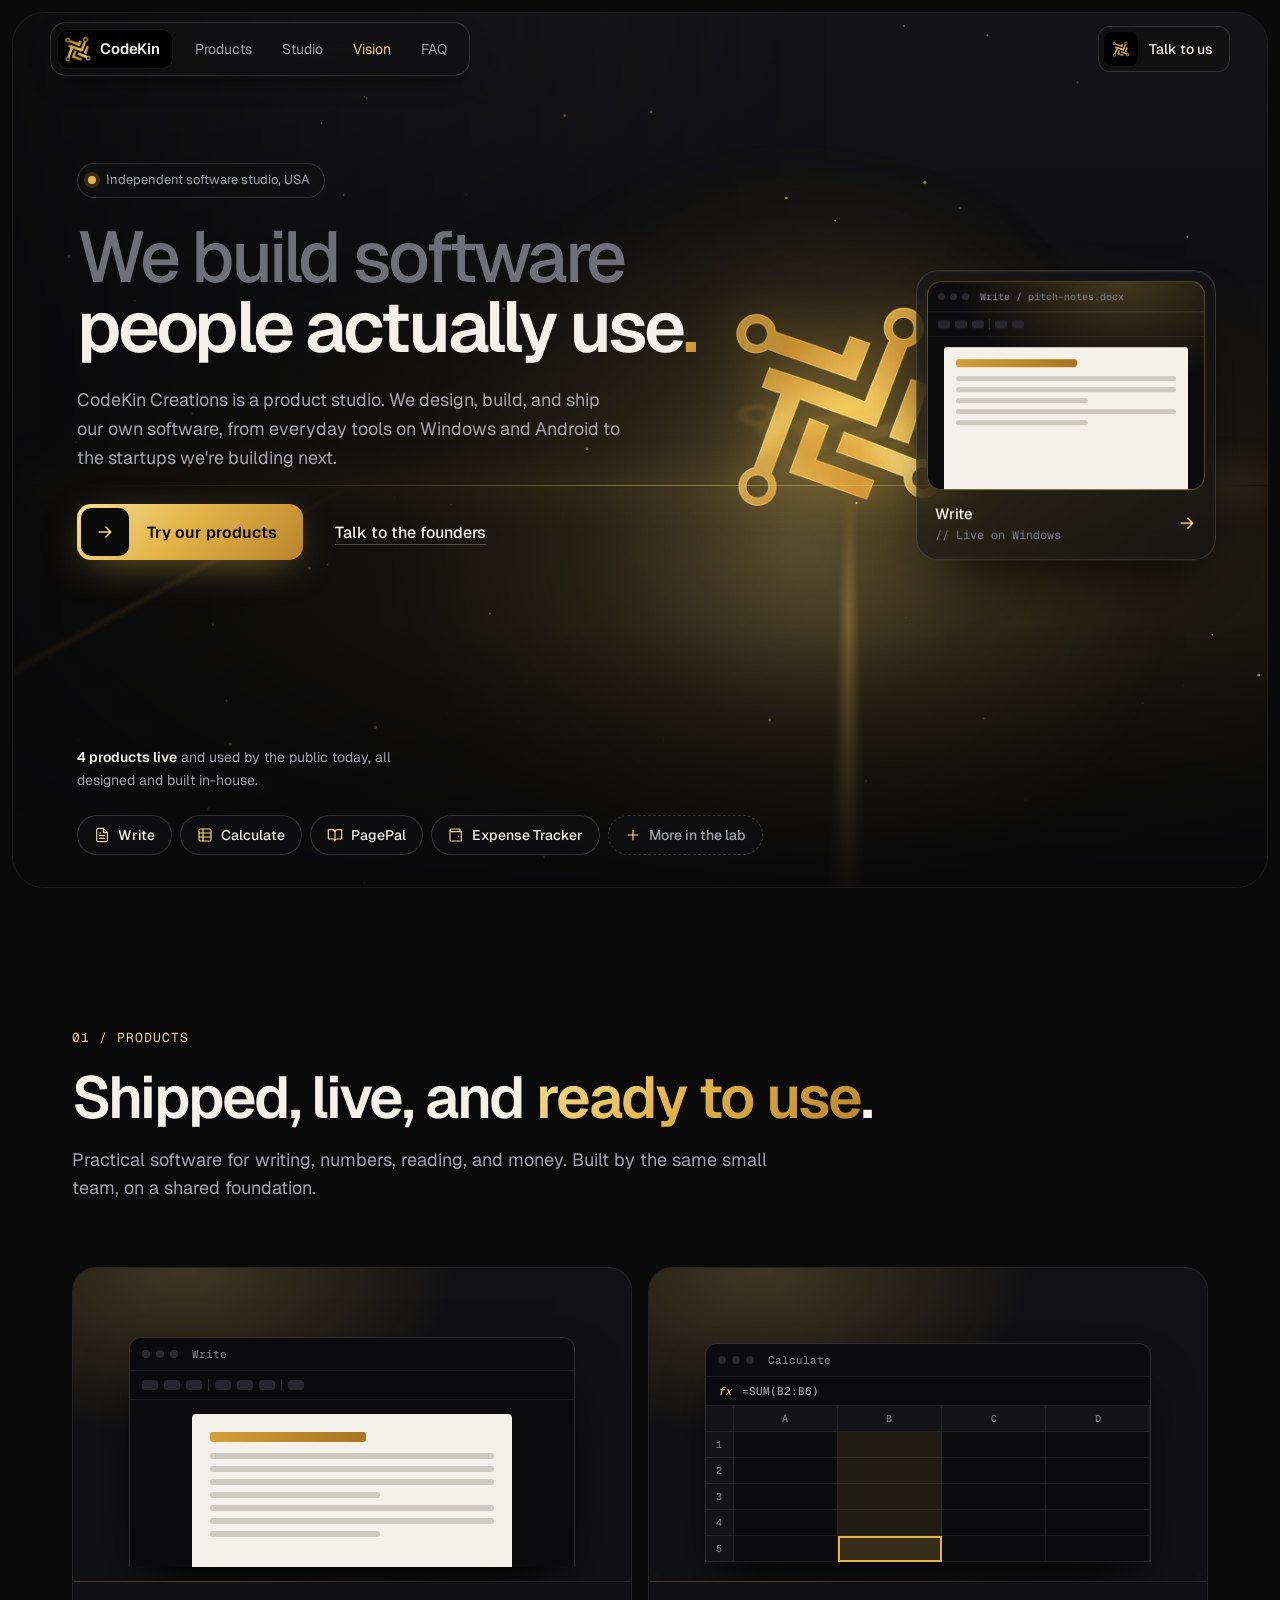
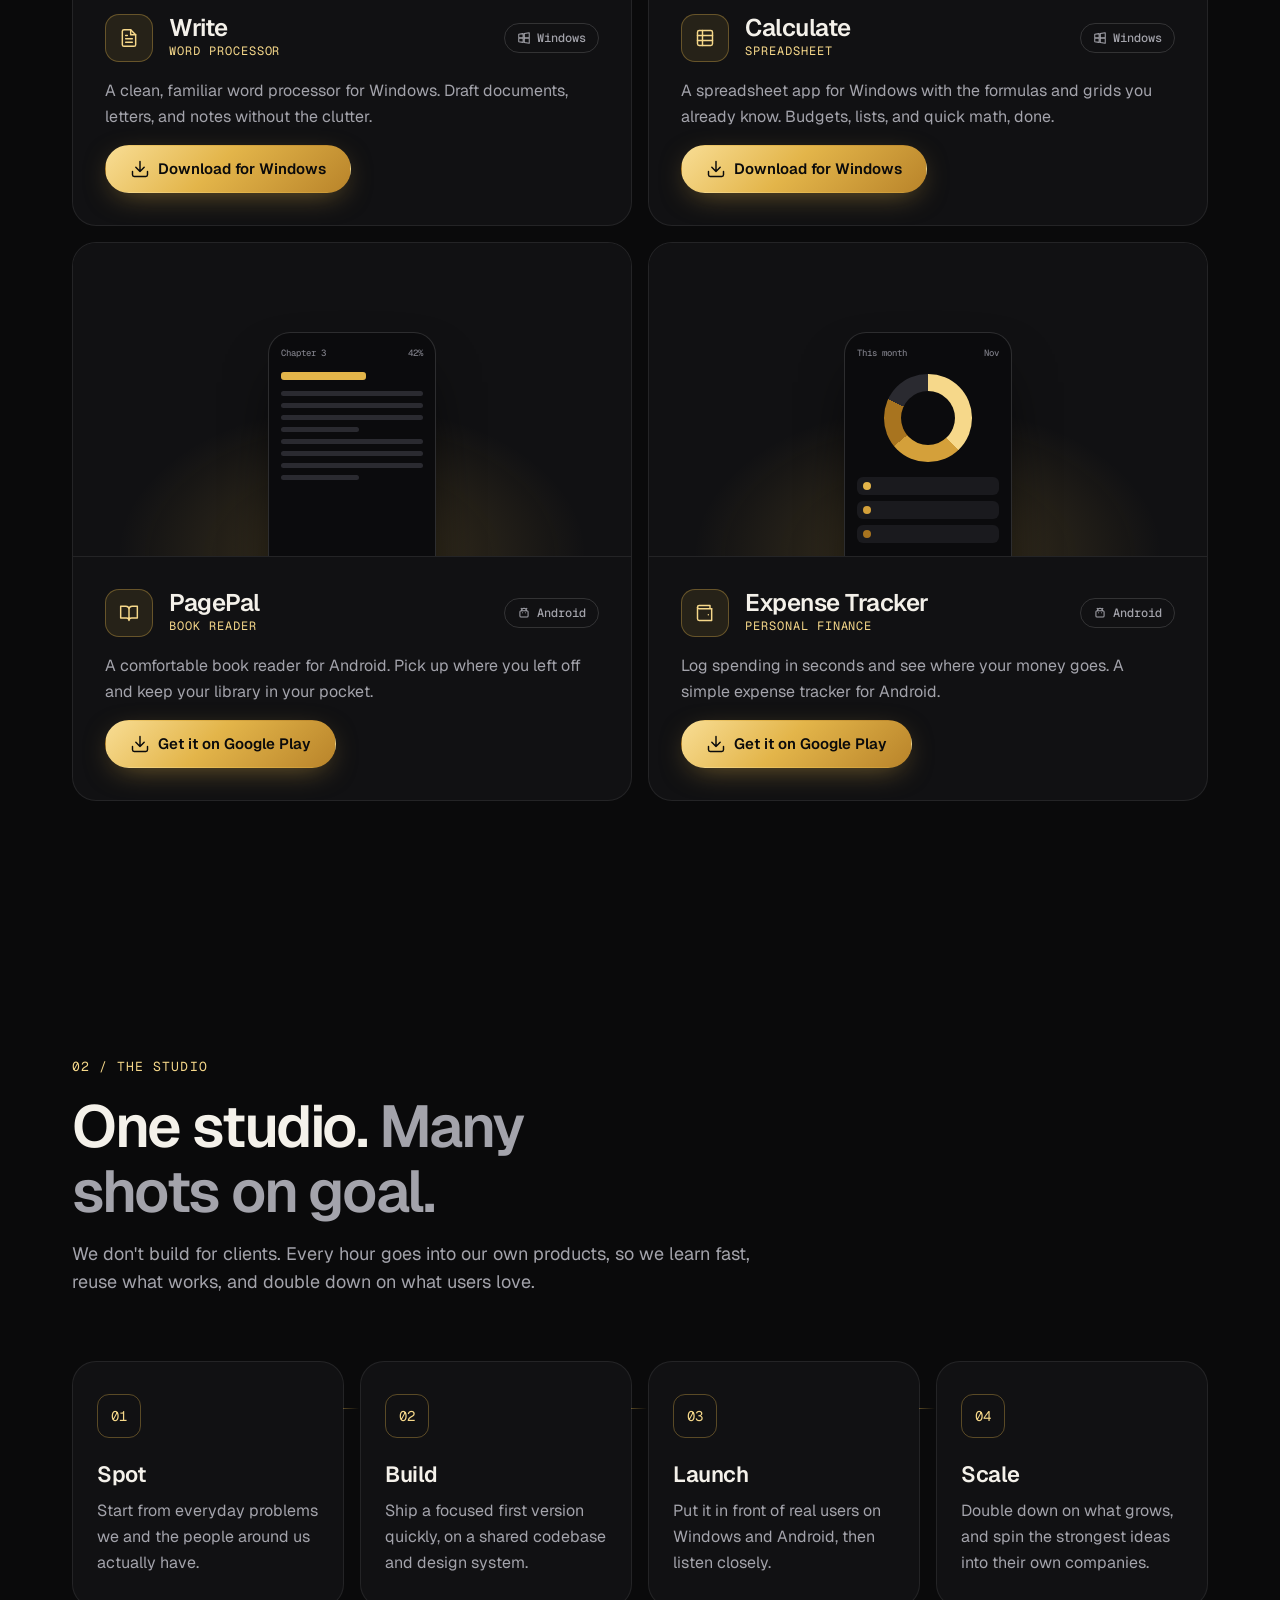
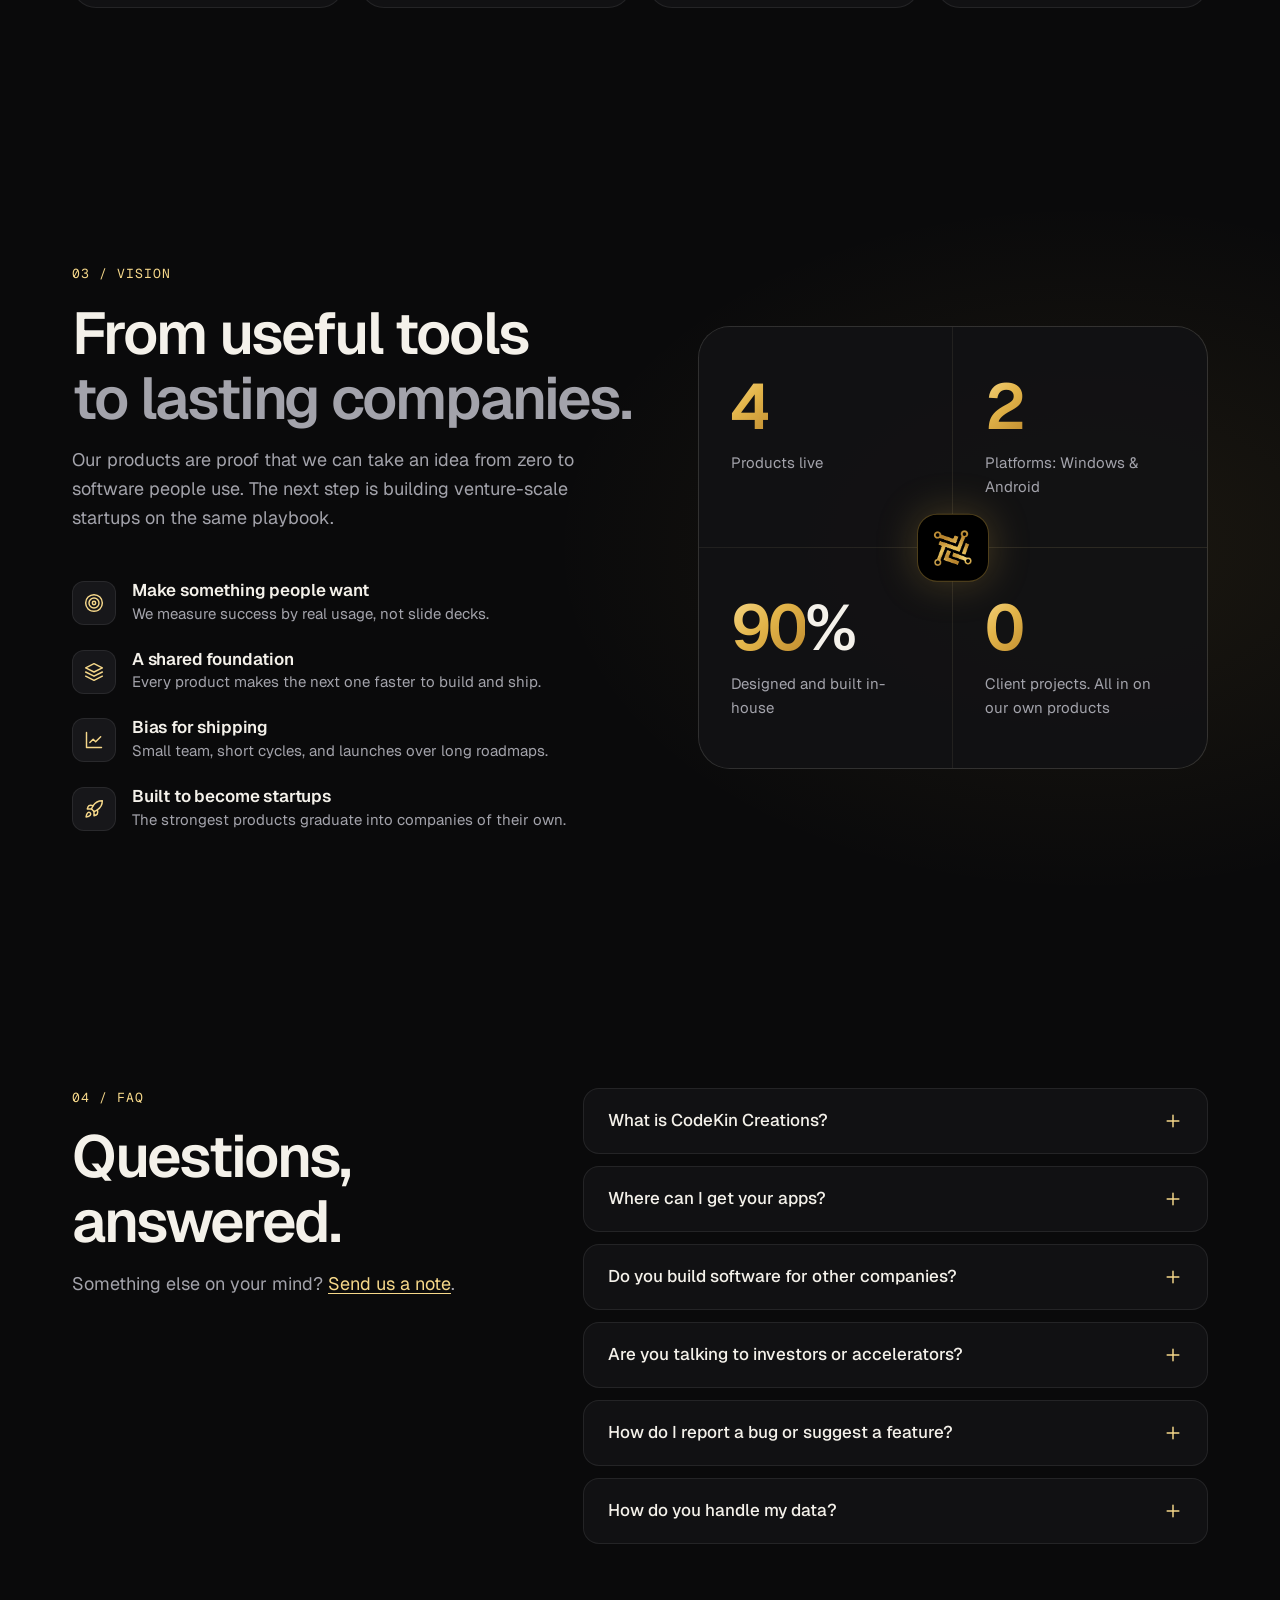
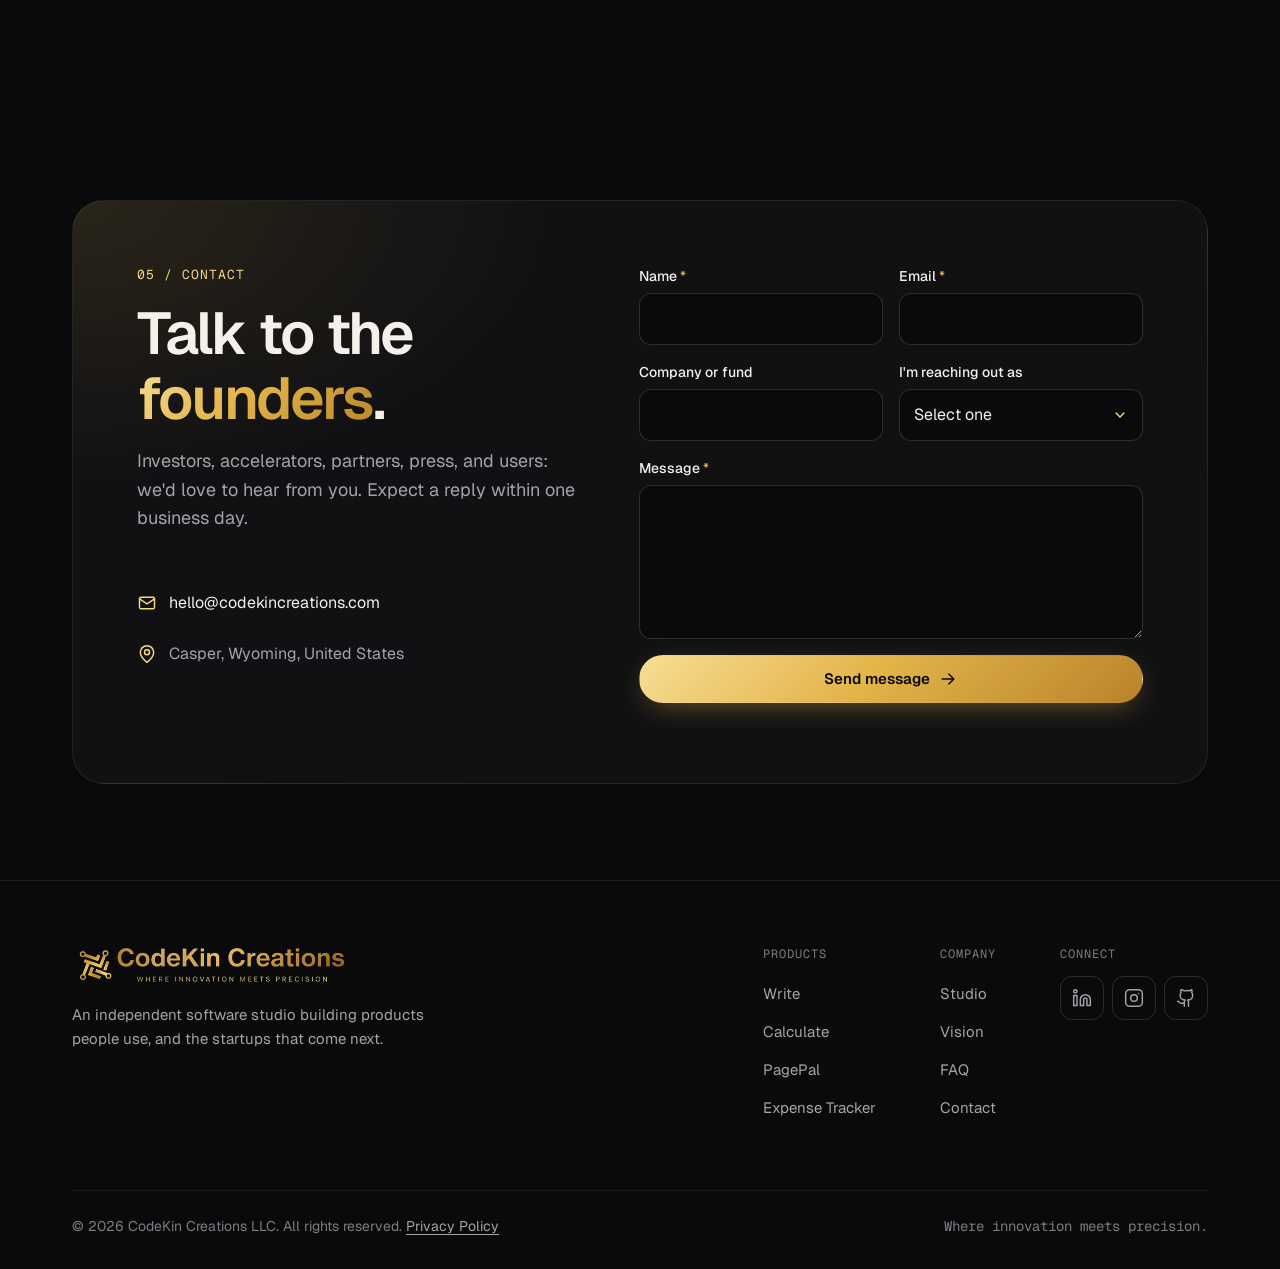
<file: docs/index.html>
<!doctype html>
<html lang="en">
<head>
  <meta charset="utf-8">
  <meta name="viewport" content="width=device-width, initial-scale=1">
  <title>CodeKin Creations | Software Studio Building Products People Use</title>
  <meta name="description" content="CodeKin Creations is a U.S. software studio that designs, builds, and ships its own products: Write, Calculate, PagePal, and Expense Tracker, with more on the way.">
  <meta name="theme-color" content="#0a0a0b">
  <link rel="icon" type="image/png" href="assets/img/mark.png">
  <meta property="og:title" content="CodeKin Creations | Software Studio">
  <meta property="og:description" content="We build our own software. Write, Calculate, PagePal, and Expense Tracker are live today, and we're building the companies that come next.">
  <meta property="og:image" content="https://codekincreations.com/assets/img/og.jpg">
  <meta property="og:url" content="https://codekincreations.com/">
  <meta property="og:type" content="website">
  <meta name="twitter:card" content="summary_large_image">
  <link rel="canonical" href="https://codekincreations.com/">

  <link rel="preconnect" href="https://fonts.googleapis.com">
  <link rel="preconnect" href="https://fonts.gstatic.com" crossorigin>
  <link href="https://fonts.googleapis.com/css2?family=Geist:wght@300..700&family=Geist+Mono:wght@400;500&display=swap" rel="stylesheet">
  <link rel="stylesheet" href="assets/css/styles.css?v=4">
  <script>document.documentElement.classList.add('js');</script>
</head>
<body>
  <a class="skip-link" href="#main">Skip to content</a>

  <!-- SVG icon sprite (Lucide-style, 24px, 1.75 stroke) -->
  <svg width="0" height="0" style="position:absolute" aria-hidden="true">
    <defs>
      <symbol id="i-arrow-right" viewBox="0 0 24 24"><path d="M5 12h14M13 6l6 6-6 6"/></symbol>
      <symbol id="i-arrow-up-right" viewBox="0 0 24 24"><path d="M7 17 17 7M8 7h9v9"/></symbol>
      <symbol id="i-download" viewBox="0 0 24 24"><path d="M21 15v4a2 2 0 0 1-2 2H5a2 2 0 0 1-2-2v-4M7 10l5 5 5-5M12 15V3"/></symbol>
      <symbol id="i-file" viewBox="0 0 24 24"><path d="M14 2H6a2 2 0 0 0-2 2v16a2 2 0 0 0 2 2h12a2 2 0 0 0 2-2V8z"/><path d="M14 2v6h6M16 13H8M16 17H8M10 9H8"/></symbol>
      <symbol id="i-table" viewBox="0 0 24 24"><rect x="3" y="3" width="18" height="18" rx="2"/><path d="M3 9h18M3 15h18M9 3v18"/></symbol>
      <symbol id="i-book" viewBox="0 0 24 24"><path d="M2 4h6a4 4 0 0 1 4 4v13a3 3 0 0 0-3-3H2zM22 4h-6a4 4 0 0 0-4 4v13a3 3 0 0 1 3-3h7z"/></symbol>
      <symbol id="i-wallet" viewBox="0 0 24 24"><path d="M20 7H5a2 2 0 0 1 0-4h13v4"/><path d="M3 5v14a2 2 0 0 0 2 2h15V7"/><path d="M16 14h.01"/></symbol>
      <symbol id="i-target" viewBox="0 0 24 24"><circle cx="12" cy="12" r="10"/><circle cx="12" cy="12" r="6"/><circle cx="12" cy="12" r="2"/></symbol>
      <symbol id="i-rocket" viewBox="0 0 24 24"><path d="M4.5 16.5c-1.5 1.3-2 5-2 5s3.7-.5 5-2c.7-.8.7-2.1-.1-2.9a2.2 2.2 0 0 0-2.9-.1z"/><path d="m12 15-3-3a22 22 0 0 1 2-4A12.9 12.9 0 0 1 22 2c0 2.7-.8 7.5-6 11a22.4 22.4 0 0 1-4 2z"/><path d="M9 12H4s.6-3 2-4c1.6-1.1 5 0 5 0M12 15v5s3-.6 4-2c1.1-1.6 0-5 0-5"/></symbol>
      <symbol id="i-chart" viewBox="0 0 24 24"><path d="M3 3v18h18"/><path d="m7 15 4-4 3 3 6-6"/></symbol>
      <symbol id="i-layers" viewBox="0 0 24 24"><path d="m12 2 10 5-10 5L2 7z"/><path d="m2 17 10 5 10-5M2 12l10 5 10-5"/></symbol>
      <symbol id="i-plus" viewBox="0 0 24 24"><path d="M12 5v14M5 12h14"/></symbol>
      <symbol id="i-menu" viewBox="0 0 24 24"><path d="M4 8h16M4 16h16"/></symbol>
      <symbol id="i-x" viewBox="0 0 24 24"><path d="M18 6 6 18M6 6l12 12"/></symbol>
      <symbol id="i-mail" viewBox="0 0 24 24"><rect x="3" y="5" width="18" height="14" rx="2"/><path d="m3 7 9 6 9-6"/></symbol>
      <symbol id="i-pin" viewBox="0 0 24 24"><path d="M20 10c0 6-8 12-8 12s-8-6-8-12a8 8 0 0 1 16 0z"/><circle cx="12" cy="10" r="3"/></symbol>
      <symbol id="i-windows" viewBox="0 0 24 24"><path d="M3 5.5 10.5 4.5v7H3zM12.5 4.2 21 3v8.5h-8.5zM3 12.5h7.5v7L3 18.5zM12.5 12.5H21V21l-8.5-1.2z"/></symbol>
      <symbol id="i-android" viewBox="0 0 24 24"><rect x="5" y="8" width="14" height="11" rx="2"/><path d="M8 8a4 4 0 0 1 8 0M7 4l1.5 2.5M17 4l-1.5 2.5M9.5 11.5h.01M14.5 11.5h.01"/></symbol>
      <symbol id="i-linkedin" viewBox="0 0 24 24"><path d="M16 8a6 6 0 0 1 6 6v7h-4v-7a2 2 0 0 0-4 0v7h-4v-7a6 6 0 0 1 6-6zM2 9h4v12H2z"/><circle cx="4" cy="4" r="2"/></symbol>
      <symbol id="i-instagram" viewBox="0 0 24 24"><rect x="2" y="2" width="20" height="20" rx="5"/><circle cx="12" cy="12" r="4"/><path d="M17.5 6.5h.01"/></symbol>
      <symbol id="i-github" viewBox="0 0 24 24"><path d="M15 22v-4a4.8 4.8 0 0 0-1-3.5c3 0 6-2 6-5.5.1-1.3-.3-2.5-1-3.5.3-1.2.3-2.4 0-3.5 0 0-1 0-3 1.5a10.6 10.6 0 0 0-6 0C7 2 6 2 6 2c-.3 1.1-.3 2.3 0 3.5A5.4 5.4 0 0 0 5 9c0 3.5 3 5.5 6 5.5-.4.5-.7 1-.8 1.6-.2.6-.3 1.2-.2 1.9v4M9 18c-4.5 2-5-2-7-2"/></symbol>
    </defs>
  </svg>

  <!-- ============ HEADER ============ -->
  <header class="site-header" data-header>
    <nav class="nav-pill" aria-label="Primary">
      <a href="#top" class="nav-logo" aria-label="CodeKin Creations, back to top">
        <img src="assets/img/mark.png" alt="" width="34" height="32">
        <span class="nav-logo-text">CodeKin</span>
      </a>
      <ul class="nav-links" id="nav-links">
        <li><a href="#products">Products</a></li>
        <li><a href="#studio">Studio</a></li>
        <li><a href="#vision">Vision</a></li>
        <li><a href="#faq">FAQ</a></li>
      </ul>
    </nav>
    <div class="header-actions">
      <a href="#contact" class="btn-chip">
        <span class="btn-chip-icon" aria-hidden="true"><img src="assets/img/mark.png" alt="" width="18" height="17"></span>
        <span>Talk to us</span>
      </a>
      <button class="nav-toggle" type="button" aria-expanded="false" aria-controls="mobile-menu" aria-label="Open menu" data-nav-toggle>
        <svg class="icon" aria-hidden="true"><use href="#i-menu"/></svg>
      </button>
    </div>
  </header>

  <div class="mobile-menu" id="mobile-menu" hidden data-mobile-menu>
    <ul>
      <li><a href="#products">Products</a></li>
      <li><a href="#studio">Studio</a></li>
      <li><a href="#vision">Vision</a></li>
      <li><a href="#faq">FAQ</a></li>
      <li><a href="#contact" class="btn btn-gold">Talk to us</a></li>
    </ul>
  </div>

  <main id="main">
    <!-- ============ HERO ============ -->
    <section class="hero" id="top" aria-labelledby="hero-title">
      <div class="hero-frame">
        <div class="hero-stage" aria-hidden="true">
          <div class="stage-sky"></div>
          <div class="stage-sun"></div>
          <div class="stage-floor"><div class="stage-grid"></div></div>
          <div class="stage-horizon"></div>
          <div class="stage-monolith">
            <img class="monolith-mark" src="assets/img/mark.png" alt="" width="250" height="230">
            <img class="monolith-reflect" src="assets/img/mark.png" alt="" width="250" height="230">
          </div>
          <canvas class="stage-dust" data-dust></canvas>
          <div class="stage-vignette"></div>
        </div>

        <div class="hero-content">
          <p class="eyebrow"><span class="dot" aria-hidden="true"></span> Independent software studio, USA</p>
          <h1 id="hero-title" class="hero-title">
            <span class="hero-title-muted">We build software</span>
            <span class="hero-title-strong">people actually use<span class="gold-text">.</span></span>
          </h1>
          <p class="hero-sub">CodeKin Creations is a product studio. We design, build, and ship our own software, from everyday tools on Windows and Android to the startups we're building next.</p>
          <div class="hero-ctas">
            <a href="#products" class="btn-split">
              <span class="btn-split-icon" aria-hidden="true"><svg class="icon"><use href="#i-arrow-right"/></svg></span>
              <span class="btn-split-label">Try our products</span>
            </a>
            <a href="#contact" class="btn-ghost">Talk to the founders</a>
          </div>
        </div>

        <!-- Floating product card (reference: "Digital Brain" card) -->
        <a href="#product-write" class="hero-card">
          <div class="hero-card-media" aria-hidden="true">
            <div class="mini-ui">
              <div class="mini-ui-bar"><i></i><i></i><i></i><span>Write / pitch-notes.docx</span></div>
              <div class="mini-doc">
                <div class="mini-doc-tools"><b></b><b></b><b></b><span></span><b></b><b></b></div>
                <div class="mini-doc-page">
                  <span class="mini-doc-h"></span>
                  <span></span><span></span><span class="short"></span>
                  <span></span><span class="short"></span>
                </div>
              </div>
            </div>
          </div>
          <div class="hero-card-meta">
            <div>
              <p class="hero-card-title">Write</p>
              <p class="mono hero-card-sub">// Live on Windows</p>
            </div>
            <svg class="icon" aria-hidden="true"><use href="#i-arrow-right"/></svg>
          </div>
        </a>

        <div class="hero-foot">
          <p class="hero-proof"><strong>4 products live</strong> and used by the public today, all designed and built in-house.</p>
          <ul class="product-strip" aria-label="Our products">
            <li><svg class="icon" aria-hidden="true"><use href="#i-file"/></svg>Write</li>
            <li><svg class="icon" aria-hidden="true"><use href="#i-table"/></svg>Calculate</li>
            <li><svg class="icon" aria-hidden="true"><use href="#i-book"/></svg>PagePal</li>
            <li><svg class="icon" aria-hidden="true"><use href="#i-wallet"/></svg>Expense Tracker</li>
            <li class="product-strip-next"><svg class="icon" aria-hidden="true"><use href="#i-plus"/></svg>More in the lab</li>
          </ul>
        </div>
      </div>
    </section>

    <!-- ============ PRODUCTS ============ -->
    <section class="section" id="products" aria-labelledby="products-title">
      <div class="container">
        <div class="section-head section-head-row reveal">
          <div>
            <p class="kicker mono">01 / Products</p>
            <h2 id="products-title">Shipped, live, and <span class="gold-text">ready to use</span>.</h2>
            <p class="lead">Practical software for writing, numbers, reading, and money. Built by the same small team, on a shared foundation.</p>
          </div>
        </div>

        <div class="products">
          <article class="product reveal" id="product-write">
            <div class="product-media pm-write" aria-hidden="true">
              <div class="pm-window">
                <div class="pm-titlebar"><i></i><i></i><i></i><span>Write</span></div>
                <div class="pm-toolbar"><b></b><b></b><b></b><em></em><b></b><b></b><b></b><em></em><b></b></div>
                <div class="pm-page">
                  <span class="pm-h"></span>
                  <span></span><span></span><span></span><span class="short"></span>
                  <span></span><span></span><span class="short"></span>
                </div>
              </div>
            </div>
            <div class="product-body">
              <div class="product-top">
                <span class="product-icon" aria-hidden="true"><svg class="icon"><use href="#i-file"/></svg></span>
                <div>
                  <h3>Write</h3>
                  <p class="mono product-cat">Word processor</p>
                </div>
                <span class="platform"><svg class="icon" aria-hidden="true"><use href="#i-windows"/></svg>Windows</span>
              </div>
              <p>A clean, familiar word processor for Windows. Draft documents, letters, and notes without the clutter.</p>
              <a href="https://github.com/CODEKINCREATIONS/write-releases/releases/latest" target="_blank" rel="noopener noreferrer" aria-label="Download Write for Windows (opens in new tab)" class="btn btn-gold" data-download>
                <svg class="icon" aria-hidden="true"><use href="#i-download"/></svg>Download for Windows
              </a>
            </div>
          </article>

          <article class="product reveal" id="product-calculate">
            <div class="product-media pm-calc" aria-hidden="true">
              <div class="pm-window">
                <div class="pm-titlebar"><i></i><i></i><i></i><span>Calculate</span></div>
                <div class="pm-formula"><b>fx</b><span>=SUM(B2:B6)</span></div>
                <div class="pm-grid">
                  <span class="h"></span><span class="h">A</span><span class="h">B</span><span class="h">C</span><span class="h">D</span>
                  <span class="h">1</span><span></span><span class="sel"></span><span></span><span></span>
                  <span class="h">2</span><span></span><span class="sel"></span><span></span><span></span>
                  <span class="h">3</span><span></span><span class="sel"></span><span></span><span></span>
                  <span class="h">4</span><span></span><span class="sel"></span><span></span><span></span>
                  <span class="h">5</span><span></span><span class="sel active"></span><span></span><span></span>
                </div>
              </div>
            </div>
            <div class="product-body">
              <div class="product-top">
                <span class="product-icon" aria-hidden="true"><svg class="icon"><use href="#i-table"/></svg></span>
                <div>
                  <h3>Calculate</h3>
                  <p class="mono product-cat">Spreadsheet</p>
                </div>
                <span class="platform"><svg class="icon" aria-hidden="true"><use href="#i-windows"/></svg>Windows</span>
              </div>
              <p>A spreadsheet app for Windows with the formulas and grids you already know. Budgets, lists, and quick math, done.</p>
              <a href="https://github.com/CODEKINCREATIONS/calculate-releases/releases/latest" target="_blank" rel="noopener noreferrer" aria-label="Download Calculate for Windows (opens in new tab)" class="btn btn-gold" data-download>
                <svg class="icon" aria-hidden="true"><use href="#i-download"/></svg>Download for Windows
              </a>
            </div>
          </article>

          <article class="product reveal" id="product-pagepal">
            <div class="product-media pm-reader" aria-hidden="true">
              <div class="pm-phone">
                <div class="pm-phone-top"><span>Chapter 3</span><span>42%</span></div>
                <span class="pm-h"></span>
                <span></span><span></span><span></span><span class="short"></span>
                <span></span><span></span><span></span><span class="short"></span>
                <div class="pm-progress"><i></i></div>
              </div>
            </div>
            <div class="product-body">
              <div class="product-top">
                <span class="product-icon" aria-hidden="true"><svg class="icon"><use href="#i-book"/></svg></span>
                <div>
                  <h3>PagePal</h3>
                  <p class="mono product-cat">Book reader</p>
                </div>
                <span class="platform"><svg class="icon" aria-hidden="true"><use href="#i-android"/></svg>Android</span>
              </div>
              <p>A comfortable book reader for Android. Pick up where you left off and keep your library in your pocket.</p>
              <a href="https://play.google.com/store/apps/details?id=com.cck.pagepal" target="_blank" rel="noopener noreferrer" aria-label="Get PagePal on Google Play (opens in new tab)" class="btn btn-gold" data-download>
                <svg class="icon" aria-hidden="true"><use href="#i-download"/></svg>Get it on Google Play
              </a>
            </div>
          </article>

          <article class="product reveal" id="product-expense">
            <div class="product-media pm-expense" aria-hidden="true">
              <div class="pm-phone">
                <div class="pm-phone-top"><span>This month</span><span>Nov</span></div>
                <div class="pm-donut"><i></i></div>
                <div class="pm-rows"><span><i></i></span><span><i></i></span><span><i></i></span></div>
              </div>
            </div>
            <div class="product-body">
              <div class="product-top">
                <span class="product-icon" aria-hidden="true"><svg class="icon"><use href="#i-wallet"/></svg></span>
                <div>
                  <h3>Expense Tracker</h3>
                  <p class="mono product-cat">Personal finance</p>
                </div>
                <span class="platform"><svg class="icon" aria-hidden="true"><use href="#i-android"/></svg>Android</span>
              </div>
              <p>Log spending in seconds and see where your money goes. A simple expense tracker for Android.</p>
              <a href="https://play.google.com/store/apps/details?id=com.cck.expensetracker" target="_blank" rel="noopener noreferrer" aria-label="Get Expense Tracker on Google Play (opens in new tab)" class="btn btn-gold" data-download>
                <svg class="icon" aria-hidden="true"><use href="#i-download"/></svg>Get it on Google Play
              </a>
            </div>
          </article>
        </div>
      </div>
    </section>

    <!-- ============ STUDIO MODEL ============ -->
    <section class="section" id="studio" aria-labelledby="studio-title">
      <div class="container">
        <div class="section-head reveal">
          <p class="kicker mono">02 / The Studio</p>
          <h2 id="studio-title">One studio. <span class="muted-text">Many shots on goal.</span></h2>
          <p class="lead">We don't build for clients. Every hour goes into our own products, so we learn fast, reuse what works, and double down on what users love.</p>
        </div>
        <ol class="steps">
          <li class="step reveal">
            <span class="step-num mono">01</span>
            <h3>Spot</h3>
            <p>Start from everyday problems we and the people around us actually have.</p>
          </li>
          <li class="step reveal">
            <span class="step-num mono">02</span>
            <h3>Build</h3>
            <p>Ship a focused first version quickly, on a shared codebase and design system.</p>
          </li>
          <li class="step reveal">
            <span class="step-num mono">03</span>
            <h3>Launch</h3>
            <p>Put it in front of real users on Windows and Android, then listen closely.</p>
          </li>
          <li class="step reveal">
            <span class="step-num mono">04</span>
            <h3>Scale</h3>
            <p>Double down on what grows, and spin the strongest ideas into their own companies.</p>
          </li>
        </ol>
      </div>
    </section>

    <!-- ============ VISION ============ -->
    <section class="section section-why" id="vision" aria-labelledby="vision-title">
      <div class="container why-grid">
        <div class="why-copy reveal">
          <p class="kicker mono">03 / Vision</p>
          <h2 id="vision-title">From useful tools <br><span class="muted-text">to lasting companies.</span></h2>
          <p class="lead">Our products are proof that we can take an idea from zero to software people use. The next step is building venture-scale startups on the same playbook.</p>
          <ul class="why-list">
            <li><span class="why-ico" aria-hidden="true"><svg class="icon"><use href="#i-target"/></svg></span><div><h3>Make something people want</h3><p>We measure success by real usage, not slide decks.</p></div></li>
            <li><span class="why-ico" aria-hidden="true"><svg class="icon"><use href="#i-layers"/></svg></span><div><h3>A shared foundation</h3><p>Every product makes the next one faster to build and ship.</p></div></li>
            <li><span class="why-ico" aria-hidden="true"><svg class="icon"><use href="#i-chart"/></svg></span><div><h3>Bias for shipping</h3><p>Small team, short cycles, and launches over long roadmaps.</p></div></li>
            <li><span class="why-ico" aria-hidden="true"><svg class="icon"><use href="#i-rocket"/></svg></span><div><h3>Built to become startups</h3><p>The strongest products graduate into companies of their own.</p></div></li>
          </ul>
        </div>
        <div class="stats reveal">
          <div class="stat"><p class="stat-num"><span data-count="4">4</span></p><p class="stat-label">Products live</p></div>
          <div class="stat"><p class="stat-num"><span data-count="2">2</span></p><p class="stat-label">Platforms: Windows &amp; Android</p></div>
          <div class="stat"><p class="stat-num"><span data-count="100">100</span>%</p><p class="stat-label">Designed and built in-house</p></div>
          <div class="stat"><p class="stat-num"><span data-count="0">0</span></p><p class="stat-label">Client projects. All in on our own products</p></div>
          <img class="stats-mark" src="assets/img/mark.png" alt="" width="250" height="230" loading="lazy">
        </div>
      </div>
    </section>

    <!-- ============ FAQ ============ -->
    <section class="section" id="faq" aria-labelledby="faq-title">
      <div class="container faq-wrap">
        <div class="section-head reveal">
          <p class="kicker mono">04 / FAQ</p>
          <h2 id="faq-title">Questions, answered.</h2>
          <p class="lead">Something else on your mind? <a href="#contact" class="inline-link">Send us a note</a>.</p>
        </div>
        <div class="faq-list reveal">
          <details class="faq">
            <summary>What is CodeKin Creations?<svg class="icon" aria-hidden="true"><use href="#i-plus"/></svg></summary>
            <p>We're an independent U.S. software studio. Instead of building for clients, we design, build, and run our own products, and we're working toward turning the strongest ones into startups.</p>
          </details>
          <details class="faq">
            <summary>Where can I get your apps?<svg class="icon" aria-hidden="true"><use href="#i-plus"/></svg></summary>
            <p>Write and Calculate run on Windows. PagePal and Expense Tracker run on Android. Use the download buttons in the <a href="#products" class="inline-link">Products</a> section.</p>
          </details>
          <details class="faq">
            <summary>Do you build software for other companies?<svg class="icon" aria-hidden="true"><use href="#i-plus"/></svg></summary>
            <p>No. We've chosen to focus entirely on our own products. We're always happy to hear from potential partners, though.</p>
          </details>
          <details class="faq">
            <summary>Are you talking to investors or accelerators?<svg class="icon" aria-hidden="true"><use href="#i-plus"/></svg></summary>
            <p>Yes. We're building toward venture-backed companies and welcome conversations with investors, accelerators, and operators. Reach out through the contact form.</p>
          </details>
          <details class="faq">
            <summary>How do I report a bug or suggest a feature?<svg class="icon" aria-hidden="true"><use href="#i-plus"/></svg></summary>
            <p>Send us a message below and pick "User feedback". We read everything, and user feedback directly shapes what we build next.</p>
          </details>
          <details class="faq">
            <summary>How do you handle my data?<svg class="icon" aria-hidden="true"><use href="#i-plus"/></svg></summary>
            <p>We don't sell personal information. Read the full <a href="privacy-policy.html" class="inline-link">Privacy Policy</a> for details.</p>
          </details>
        </div>
      </div>
    </section>

    <!-- ============ CONTACT ============ -->
    <section class="section section-contact" id="contact" aria-labelledby="contact-title">
      <div class="container contact-grid">
        <div class="contact-copy reveal">
          <p class="kicker mono">05 / Contact</p>
          <h2 id="contact-title">Talk to the <span class="gold-text">founders</span>.</h2>
          <p class="lead">Investors, accelerators, partners, press, and users: we'd love to hear from you. Expect a reply within one business day.</p>
          <ul class="contact-list">
            <li><svg class="icon" aria-hidden="true"><use href="#i-mail"/></svg><a href="mailto:hello@codekincreations.com">hello@codekincreations.com</a></li>
            <li><svg class="icon" aria-hidden="true"><use href="#i-pin"/></svg><span>Casper, Wyoming, United States</span></li>
          </ul>
        </div>

        <form class="contact-form reveal" action="https://formspree.io/f/xyewnrdg" method="POST" novalidate data-contact-form>
          <div class="form-row">
            <div class="field">
              <label for="f-name">Name <span class="req" aria-hidden="true">*</span></label>
              <input id="f-name" name="name" type="text" autocomplete="name" required aria-describedby="f-name-err">
              <p class="field-error" id="f-name-err" role="alert"></p>
            </div>
            <div class="field">
              <label for="f-email">Email <span class="req" aria-hidden="true">*</span></label>
              <input id="f-email" name="email" type="email" autocomplete="email" required aria-describedby="f-email-err">
              <p class="field-error" id="f-email-err" role="alert"></p>
            </div>
          </div>
          <div class="form-row">
            <div class="field">
              <label for="f-company">Company or fund</label>
              <input id="f-company" name="company" type="text" autocomplete="organization">
            </div>
            <div class="field">
              <label for="f-topic">I'm reaching out as</label>
              <select id="f-topic" name="topic">
                <option value="">Select one</option>
                <option>Investor or accelerator</option>
                <option>Potential partner</option>
                <option>User feedback</option>
                <option>Press</option>
                <option>Other</option>
              </select>
            </div>
          </div>
          <div class="field">
            <label for="f-message">Message <span class="req" aria-hidden="true">*</span></label>
            <textarea id="f-message" name="message" rows="5" required aria-describedby="f-message-err"></textarea>
            <p class="field-error" id="f-message-err" role="alert"></p>
          </div>
          <input type="text" name="_gotcha" tabindex="-1" autocomplete="off" class="hp" aria-hidden="true">
          <button type="submit" class="btn btn-gold btn-block" data-submit>
            <span class="btn-label">Send message</span>
            <svg class="icon" aria-hidden="true"><use href="#i-arrow-right"/></svg>
          </button>
          <p class="form-status" role="status" aria-live="polite" data-form-status></p>
        </form>
      </div>
    </section>
  </main>

  <!-- ============ FOOTER ============ -->
  <footer class="site-footer">
    <div class="container">
      <div class="footer-top">
        <div class="footer-brand">
          <img src="assets/img/logo.png" alt="CodeKin Creations, where innovation meets precision" width="555" height="84" loading="lazy">
          <p>An independent software studio building products people use, and the startups that come next.</p>
        </div>
        <nav class="footer-nav" aria-label="Footer">
          <div>
            <p class="mono footer-h">Products</p>
            <ul><li><a href="#product-write">Write</a></li><li><a href="#product-calculate">Calculate</a></li><li><a href="#product-pagepal">PagePal</a></li><li><a href="#product-expense">Expense Tracker</a></li></ul>
          </div>
          <div>
            <p class="mono footer-h">Company</p>
            <ul><li><a href="#studio">Studio</a></li><li><a href="#vision">Vision</a></li><li><a href="#faq">FAQ</a></li><li><a href="#contact">Contact</a></li></ul>
          </div>
          <div>
            <p class="mono footer-h">Connect</p>
            <!-- TODO: add your real Instagram and GitHub URLs -->
            <ul class="socials">
              <li><a href="https://www.linkedin.com/company/codekin-creations" target="_blank" rel="noopener noreferrer" aria-label="CodeKin Creations on LinkedIn (opens in new tab)"><svg class="icon" aria-hidden="true"><use href="#i-linkedin"/></svg></a></li>
              <li><a href="#" aria-label="Instagram"><svg class="icon" aria-hidden="true"><use href="#i-instagram"/></svg></a></li>
              <li><a href="#" aria-label="GitHub"><svg class="icon" aria-hidden="true"><use href="#i-github"/></svg></a></li>
            </ul>
          </div>
        </nav>
      </div>
      <div class="footer-bottom">
        <p>&copy; <span data-year>2026</span> CodeKin Creations LLC. All rights reserved. <a href="privacy-policy.html">Privacy Policy</a></p>
        <p class="mono">Where innovation meets precision.</p>
      </div>
    </div>
  </footer>

  <script src="assets/js/main.js?v=4" defer></script>
</body>
</html>
</file>
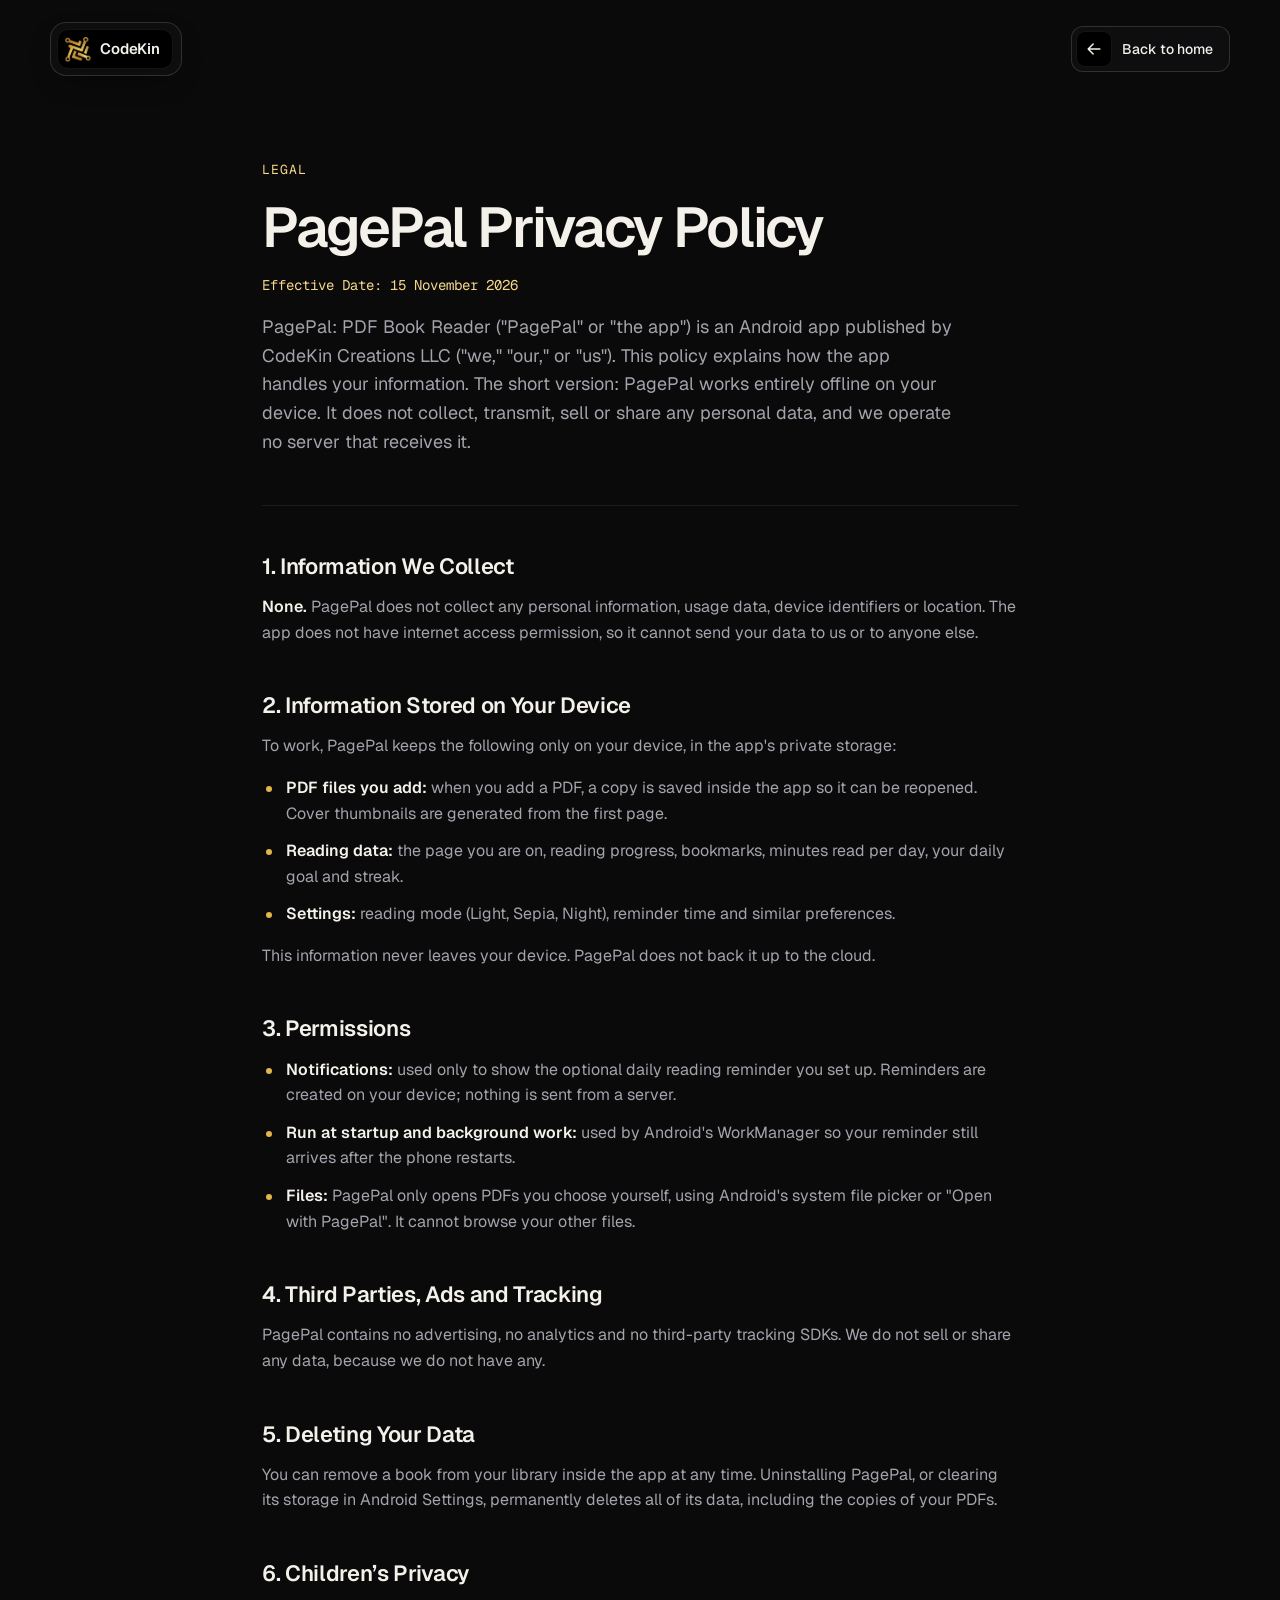
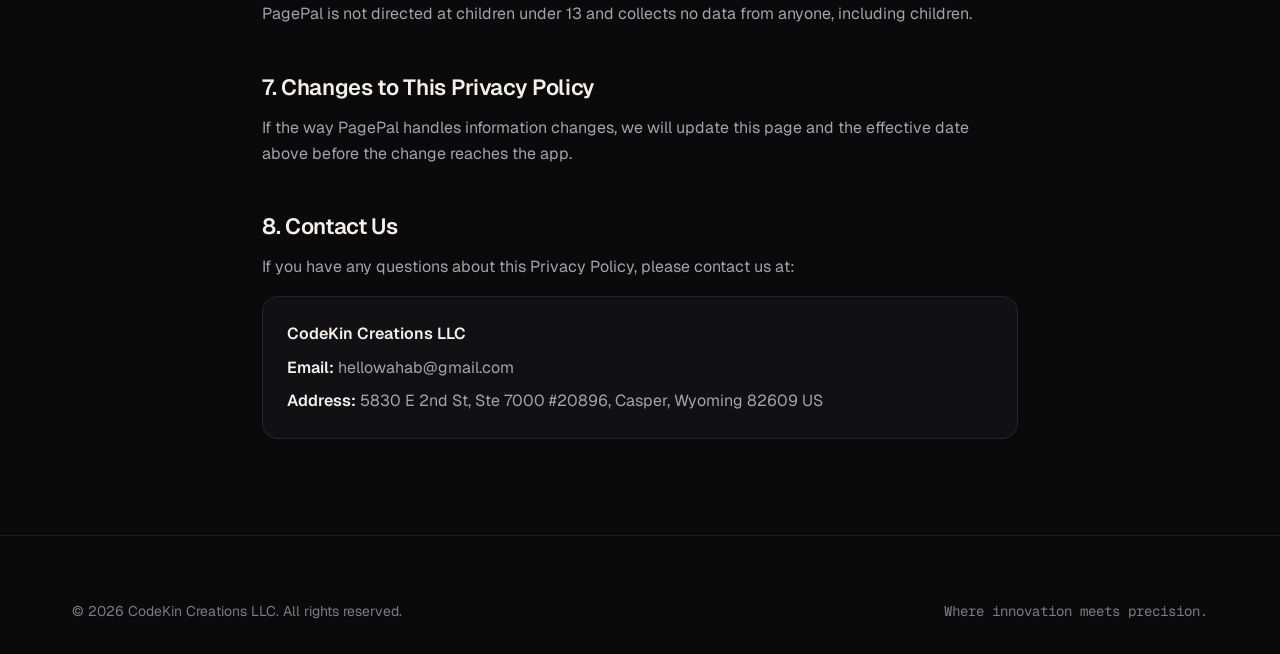
<file: docs/pagepal-privacy-policy.html>
<!doctype html>
<html lang="en">
<head>
  <meta charset="utf-8">
  <meta name="viewport" content="width=device-width, initial-scale=1">
  <title>PagePal Privacy Policy | CodeKin Creations LLC</title>
  <meta name="description" content="Privacy Policy for PagePal: PDF Book Reader by CodeKin Creations LLC. PagePal collects no personal data.">
  <meta name="theme-color" content="#0a0a0b">
  <link rel="icon" type="image/png" href="assets/img/mark.png">
  <link rel="preconnect" href="https://fonts.googleapis.com">
  <link rel="preconnect" href="https://fonts.gstatic.com" crossorigin>
  <link href="https://fonts.googleapis.com/css2?family=Geist:wght@300..700&family=Geist+Mono:wght@400;500&display=swap" rel="stylesheet">
  <link rel="stylesheet" href="assets/css/styles.css">
  <script>document.documentElement.classList.add('js');</script>
</head>
<body>
  <a class="skip-link" href="#main">Skip to content</a>

  <svg width="0" height="0" style="position:absolute" aria-hidden="true">
    <defs>
      <symbol id="i-arrow-left" viewBox="0 0 24 24"><path d="M19 12H5M11 18l-6-6 6-6"/></symbol>
    </defs>
  </svg>

  <header class="site-header" data-header>
    <nav class="nav-pill" aria-label="Primary">
      <a href="./" class="nav-logo" aria-label="CodeKin Creations home">
        <img src="assets/img/mark.png" alt="" width="34" height="32">
        <span class="nav-logo-text">CodeKin</span>
      </a>
    </nav>
    <div class="header-actions">
      <a href="./" class="btn-chip btn-chip-always">
        <span class="btn-chip-icon" aria-hidden="true"><svg class="icon"><use href="#i-arrow-left"/></svg></span>
        <span>Back to home</span>
      </a>
    </div>
  </header>

  <main id="main" class="legal">
    <div class="container legal-wrap">
      <header class="legal-head">
        <p class="kicker mono">Legal</p>
        <h1>PagePal Privacy Policy</h1>
        <p class="legal-date mono">Effective Date: 15 November 2026</p>
        <p class="lead">PagePal: PDF Book Reader ("PagePal" or "the app") is an Android app published by CodeKin Creations LLC ("we," "our," or "us"). This policy explains how the app handles your information. The short version: PagePal works entirely offline on your device. It does not collect, transmit, sell or share any personal data, and we operate no server that receives it.</p>
      </header>

      <div class="legal-body">
        <section>
          <h2>1. Information We Collect</h2>
          <p><strong>None.</strong> PagePal does not collect any personal information, usage data, device identifiers or location. The app does not have internet access permission, so it cannot send your data to us or to anyone else.</p>
        </section>

        <section>
          <h2>2. Information Stored on Your Device</h2>
          <p>To work, PagePal keeps the following only on your device, in the app's private storage:</p>
          <ul>
            <li><strong>PDF files you add:</strong> when you add a PDF, a copy is saved inside the app so it can be reopened. Cover thumbnails are generated from the first page.</li>
            <li><strong>Reading data:</strong> the page you are on, reading progress, bookmarks, minutes read per day, your daily goal and streak.</li>
            <li><strong>Settings:</strong> reading mode (Light, Sepia, Night), reminder time and similar preferences.</li>
          </ul>
          <p>This information never leaves your device. PagePal does not back it up to the cloud.</p>
        </section>

        <section>
          <h2>3. Permissions</h2>
          <ul>
            <li><strong>Notifications:</strong> used only to show the optional daily reading reminder you set up. Reminders are created on your device; nothing is sent from a server.</li>
            <li><strong>Run at startup and background work:</strong> used by Android's WorkManager so your reminder still arrives after the phone restarts.</li>
            <li><strong>Files:</strong> PagePal only opens PDFs you choose yourself, using Android's system file picker or "Open with PagePal". It cannot browse your other files.</li>
          </ul>
        </section>

        <section>
          <h2>4. Third Parties, Ads and Tracking</h2>
          <p>PagePal contains no advertising, no analytics and no third-party tracking SDKs. We do not sell or share any data, because we do not have any.</p>
        </section>

        <section>
          <h2>5. Deleting Your Data</h2>
          <p>You can remove a book from your library inside the app at any time. Uninstalling PagePal, or clearing its storage in Android Settings, permanently deletes all of its data, including the copies of your PDFs.</p>
        </section>

        <section>
          <h2>6. Children’s Privacy</h2>
          <p>PagePal is not directed at children under 13 and collects no data from anyone, including children.</p>
        </section>

        <section>
          <h2>7. Changes to This Privacy Policy</h2>
          <p>If the way PagePal handles information changes, we will update this page and the effective date above before the change reaches the app.</p>
        </section>

        <section>
          <h2>8. Contact Us</h2>
          <p>If you have any questions about this Privacy Policy, please contact us at:</p>
          <address class="legal-contact">
            <strong>CodeKin Creations LLC</strong>
            <span><b>Email:</b> <a href="mailto:hellowahab@gmail.com">hellowahab@gmail.com</a></span>
            <span><b>Address:</b> 5830 E 2nd St, Ste 7000 #20896, Casper, Wyoming 82609 US</span>
          </address>
        </section>
      </div>
    </div>
  </main>

  <footer class="site-footer">
    <div class="container">
      <div class="footer-bottom footer-bottom-solo">
        <p>&copy; <span data-year>2026</span> CodeKin Creations LLC. All rights reserved.</p>
        <p class="mono">Where innovation meets precision.</p>
      </div>
    </div>
  </footer>

  <script src="assets/js/main.js" defer></script>
</body>
</html>
</file>
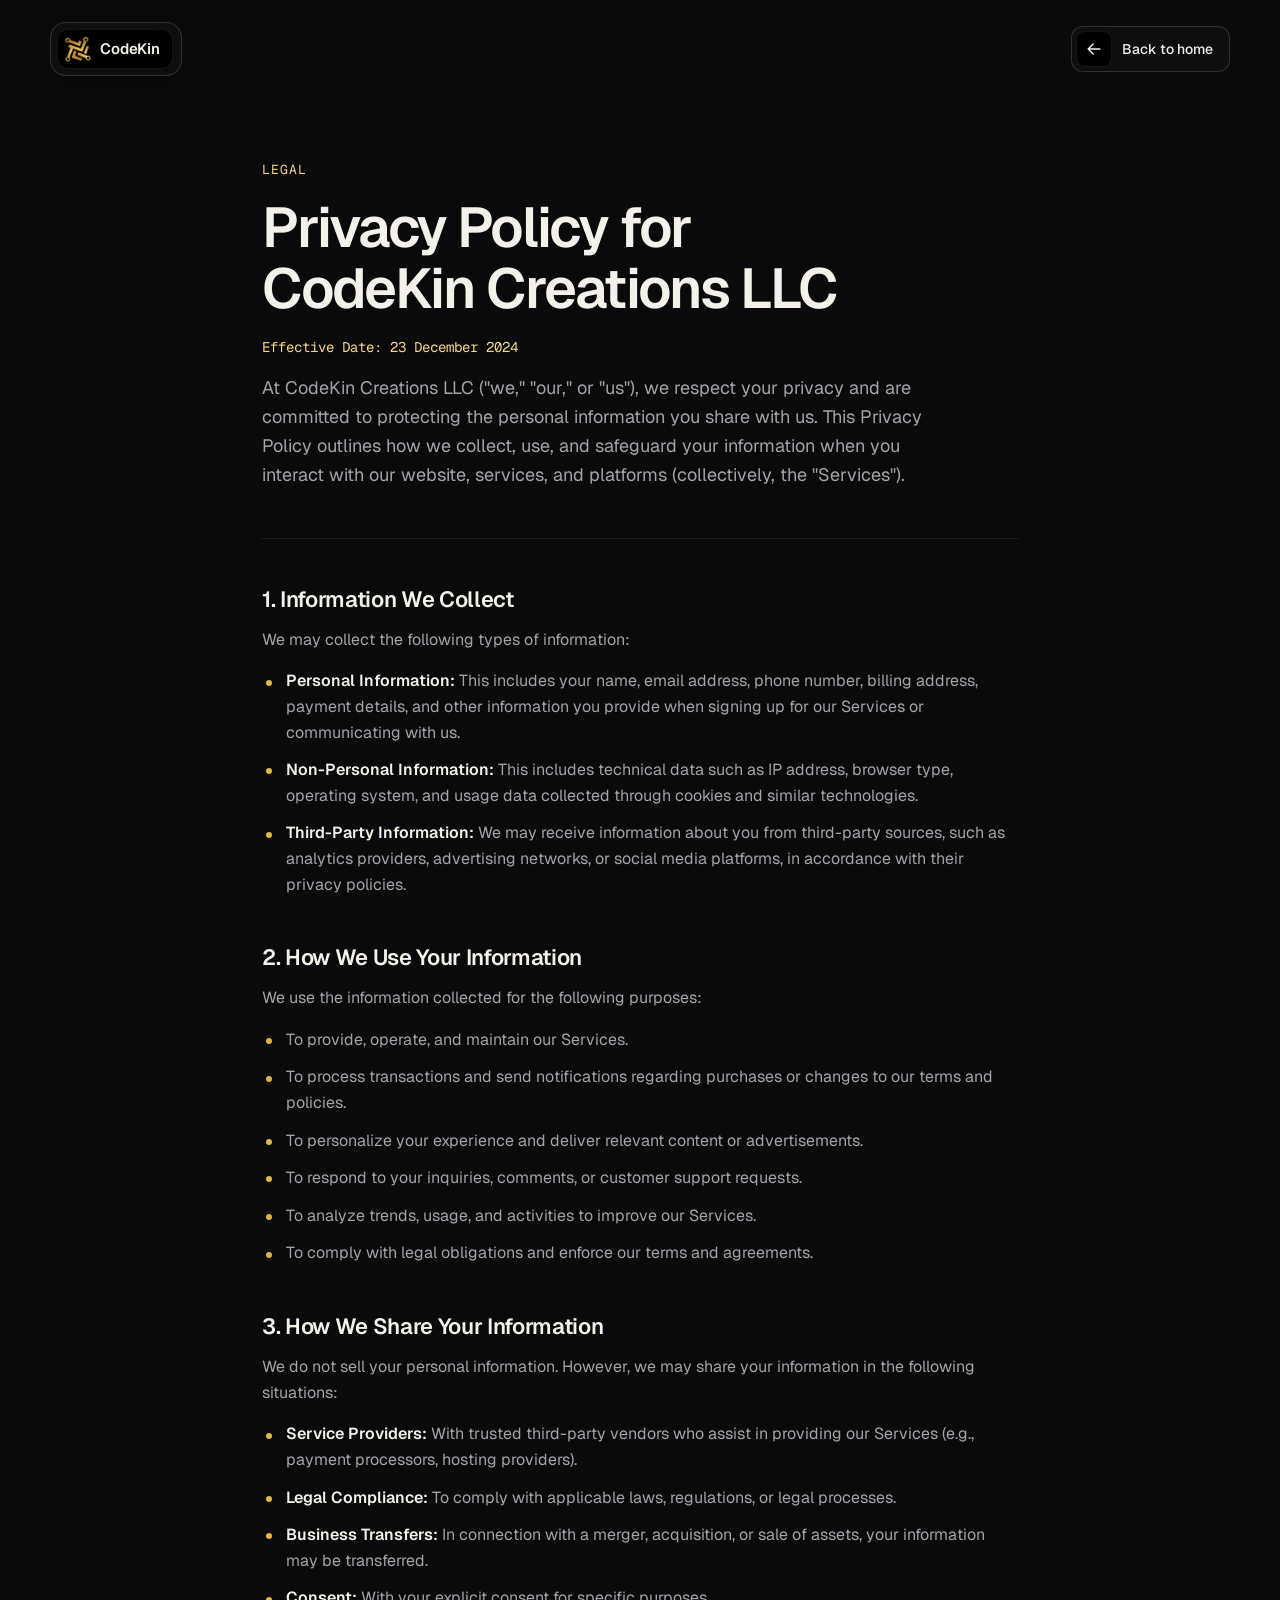
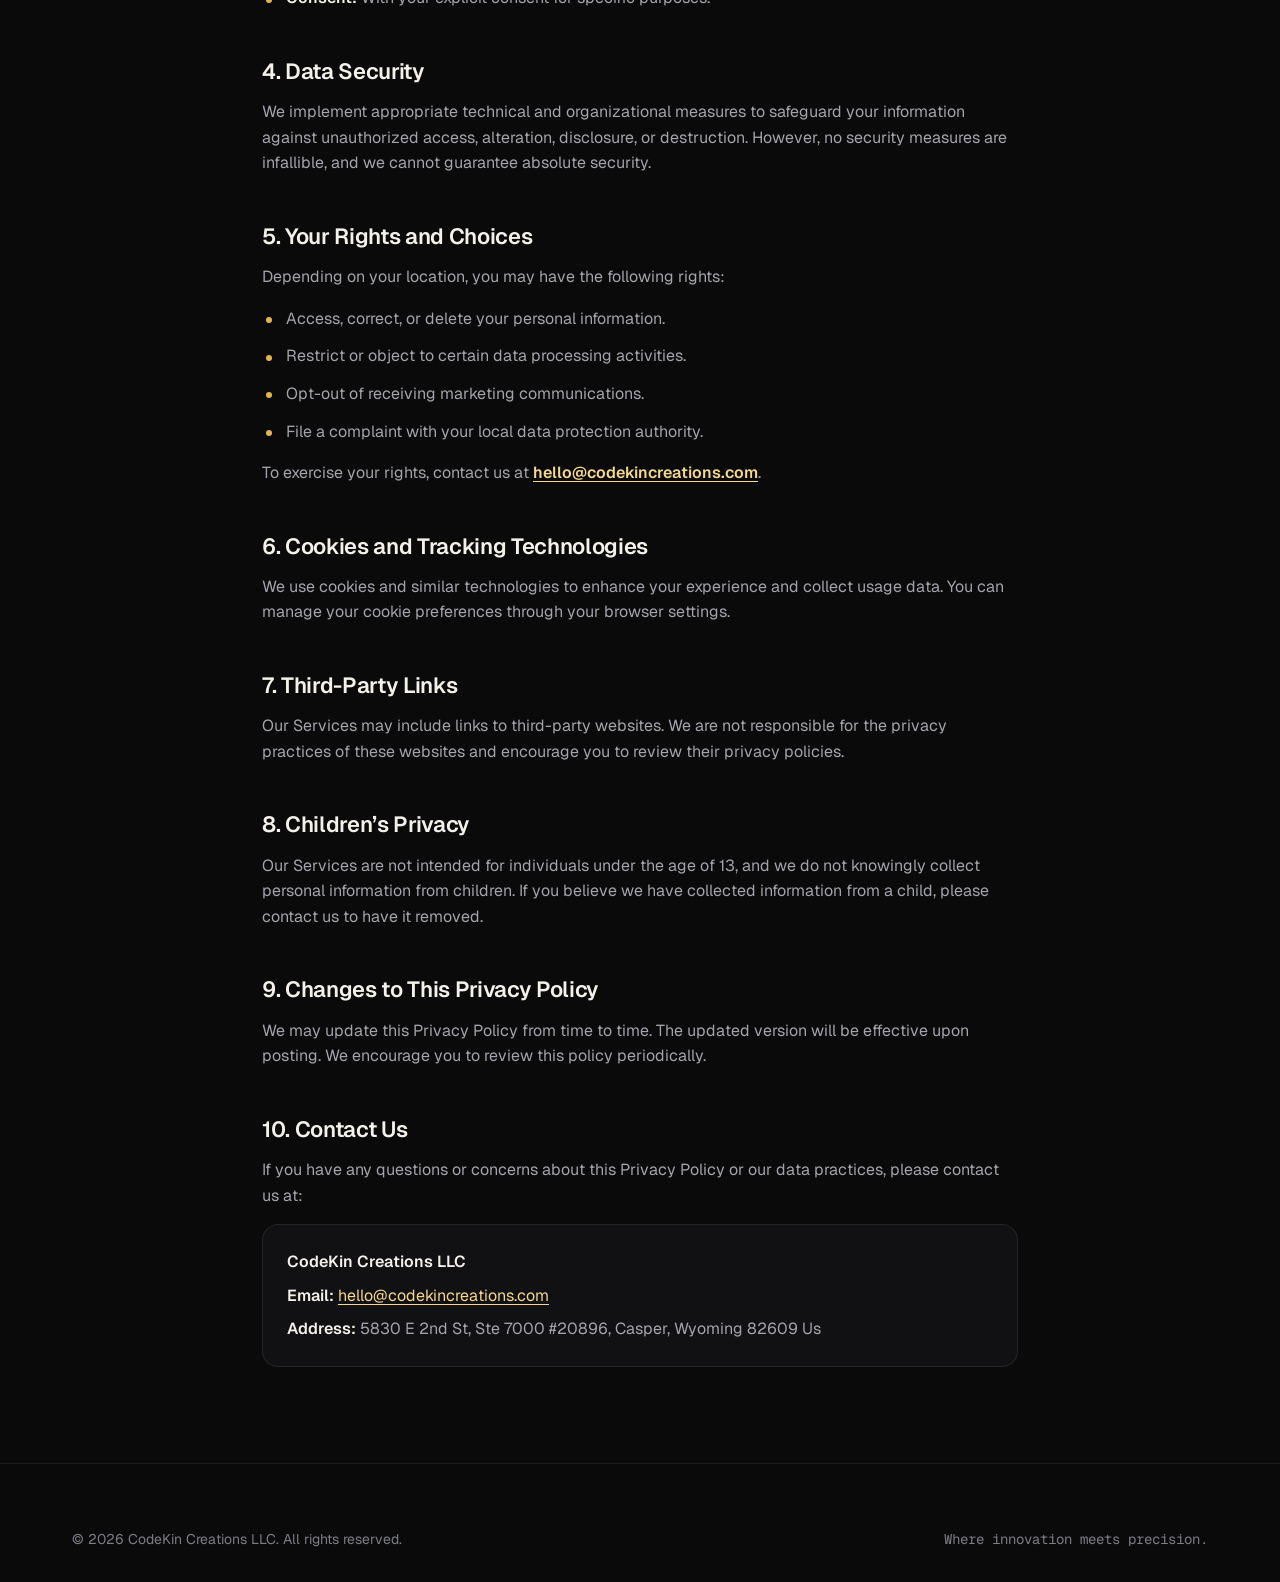
<file: docs/privacy-policy.html>
<!doctype html>
<html lang="en">
<head>
  <meta charset="utf-8">
  <meta name="viewport" content="width=device-width, initial-scale=1">
  <title>Privacy Policy | CodeKin Creations LLC</title>
  <meta name="description" content="Privacy Policy for CodeKin Creations LLC: what information we collect, how we use it, and your choices.">
  <meta name="theme-color" content="#0a0a0b">
  <link rel="icon" type="image/png" href="assets/img/mark.png">
  <link rel="preconnect" href="https://fonts.googleapis.com">
  <link rel="preconnect" href="https://fonts.gstatic.com" crossorigin>
  <link href="https://fonts.googleapis.com/css2?family=Geist:wght@300..700&family=Geist+Mono:wght@400;500&display=swap" rel="stylesheet">
  <link rel="stylesheet" href="assets/css/styles.css?v=4">
  <script>document.documentElement.classList.add('js');</script>
</head>
<body>
  <a class="skip-link" href="#main">Skip to content</a>

  <svg width="0" height="0" style="position:absolute" aria-hidden="true">
    <defs>
      <symbol id="i-arrow-left" viewBox="0 0 24 24"><path d="M19 12H5M11 18l-6-6 6-6"/></symbol>
    </defs>
  </svg>

  <header class="site-header" data-header>
    <nav class="nav-pill" aria-label="Primary">
      <a href="./" class="nav-logo" aria-label="CodeKin Creations home">
        <img src="assets/img/mark.png" alt="" width="34" height="32">
        <span class="nav-logo-text">CodeKin</span>
      </a>
    </nav>
    <div class="header-actions">
      <a href="./" class="btn-chip btn-chip-always">
        <span class="btn-chip-icon" aria-hidden="true"><svg class="icon"><use href="#i-arrow-left"/></svg></span>
        <span>Back to home</span>
      </a>
    </div>
  </header>

  <main id="main" class="legal">
    <div class="container legal-wrap">
      <header class="legal-head">
        <p class="kicker mono">Legal</p>
        <h1>Privacy Policy for CodeKin Creations LLC</h1>
        <p class="legal-date mono">Effective Date: 23 December 2024</p>
        <p class="lead">At CodeKin Creations LLC ("we," "our," or "us"), we respect your privacy and are committed to protecting the personal information you share with us. This Privacy Policy outlines how we collect, use, and safeguard your information when you interact with our website, services, and platforms (collectively, the "Services").</p>
      </header>

      <div class="legal-body">
        <section>
          <h2>1. Information We Collect</h2>
          <p>We may collect the following types of information:</p>
          <ul>
            <li><strong>Personal Information:</strong> This includes your name, email address, phone number, billing address, payment details, and other information you provide when signing up for our Services or communicating with us.</li>
            <li><strong>Non-Personal Information:</strong> This includes technical data such as IP address, browser type, operating system, and usage data collected through cookies and similar technologies.</li>
            <li><strong>Third-Party Information:</strong> We may receive information about you from third-party sources, such as analytics providers, advertising networks, or social media platforms, in accordance with their privacy policies.</li>
          </ul>
        </section>

        <section>
          <h2>2. How We Use Your Information</h2>
          <p>We use the information collected for the following purposes:</p>
          <ul>
            <li>To provide, operate, and maintain our Services.</li>
            <li>To process transactions and send notifications regarding purchases or changes to our terms and policies.</li>
            <li>To personalize your experience and deliver relevant content or advertisements.</li>
            <li>To respond to your inquiries, comments, or customer support requests.</li>
            <li>To analyze trends, usage, and activities to improve our Services.</li>
            <li>To comply with legal obligations and enforce our terms and agreements.</li>
          </ul>
        </section>

        <section>
          <h2>3. How We Share Your Information</h2>
          <p>We do not sell your personal information. However, we may share your information in the following situations:</p>
          <ul>
            <li><strong>Service Providers:</strong> With trusted third-party vendors who assist in providing our Services (e.g., payment processors, hosting providers).</li>
            <li><strong>Legal Compliance:</strong> To comply with applicable laws, regulations, or legal processes.</li>
            <li><strong>Business Transfers:</strong> In connection with a merger, acquisition, or sale of assets, your information may be transferred.</li>
            <li><strong>Consent:</strong> With your explicit consent for specific purposes.</li>
          </ul>
        </section>

        <section>
          <h2>4. Data Security</h2>
          <p>We implement appropriate technical and organizational measures to safeguard your information against unauthorized access, alteration, disclosure, or destruction. However, no security measures are infallible, and we cannot guarantee absolute security.</p>
        </section>

        <section>
          <h2>5. Your Rights and Choices</h2>
          <p>Depending on your location, you may have the following rights:</p>
          <ul>
            <li>Access, correct, or delete your personal information.</li>
            <li>Restrict or object to certain data processing activities.</li>
            <li>Opt-out of receiving marketing communications.</li>
            <li>File a complaint with your local data protection authority.</li>
          </ul>
          <p>To exercise your rights, contact us at <strong><a href="mailto:hello@codekincreations.com" class="inline-link">hello@codekincreations.com</a></strong>.</p>
        </section>

        <section>
          <h2>6. Cookies and Tracking Technologies</h2>
          <p>We use cookies and similar technologies to enhance your experience and collect usage data. You can manage your cookie preferences through your browser settings.</p>
        </section>

        <section>
          <h2>7. Third-Party Links</h2>
          <p>Our Services may include links to third-party websites. We are not responsible for the privacy practices of these websites and encourage you to review their privacy policies.</p>
        </section>

        <section>
          <h2>8. Children’s Privacy</h2>
          <p>Our Services are not intended for individuals under the age of 13, and we do not knowingly collect personal information from children. If you believe we have collected information from a child, please contact us to have it removed.</p>
        </section>

        <section>
          <h2>9. Changes to This Privacy Policy</h2>
          <p>We may update this Privacy Policy from time to time. The updated version will be effective upon posting. We encourage you to review this policy periodically.</p>
        </section>

        <section>
          <h2>10. Contact Us</h2>
          <p>If you have any questions or concerns about this Privacy Policy or our data practices, please contact us at:</p>
          <address class="legal-contact">
            <strong>CodeKin Creations LLC</strong>
              <span><b>Email:</b> <a href="mailto:hello@codekincreations.com" class="inline-link">hello@codekincreations.com</a></span>
            <span><b>Address:</b> 5830 E 2nd St, Ste 7000 #20896, Casper, Wyoming 82609 Us</span>
          </address>
        </section>
      </div>
    </div>
  </main>

  <footer class="site-footer">
    <div class="container">
      <div class="footer-bottom footer-bottom-solo">
        <p>&copy; <span data-year>2026</span> CodeKin Creations LLC. All rights reserved.</p>
        <p class="mono">Where innovation meets precision.</p>
      </div>
    </div>
  </footer>

  <script src="assets/js/main.js?v=4" defer></script>
</body>
</html>
</file>
<file: docs/assets/css/styles.css>
/* =========================================================
   CodeKin Creations — Dark luxe theme
   Tokens → base → components → sections → responsive
   ========================================================= */

:root {
  /* Brand */
  --gold-50: #fbf1d6;
  --gold-200: #f6d88a;
  --gold-400: #e3b54a;
  --gold-500: #d4a03a;
  --gold-700: #a8741f;
  --gold-grad: linear-gradient(135deg, #f8dd94 0%, #e3b54a 45%, #b9842a 100%);

  /* Surfaces */
  --bg: #0a0a0b;
  --surface: #111113;
  --surface-2: #17171a;
  --surface-3: #1e1e22;
  --border: rgba(255, 255, 255, 0.08);
  --border-strong: rgba(255, 255, 255, 0.14);
  --border-gold: rgba(227, 181, 74, 0.35);

  /* Text */
  --text: #f4f1ea;
  --text-muted: #a3a3ab;   /* 7.6:1 on --bg */
  --text-dim: #7c7c85;     /* 4.6:1 on --bg, use for small meta only */
  --on-gold: #0a0a0b;
  --danger: #ff8a7a;
  --success: #8fe3a8;

  /* Type */
  --font-sans: "Geist", ui-sans-serif, system-ui, -apple-system, "Segoe UI", Roboto, sans-serif;
  --font-mono: "Geist Mono", ui-monospace, "SFMono-Regular", Menlo, Consolas, monospace;

  /* Space (spacious marketing scale) */
  --s-1: 4px; --s-2: 8px; --s-3: 12px; --s-4: 16px; --s-5: 24px;
  --s-6: 32px; --s-7: 48px; --s-8: 64px; --s-9: 96px; --s-10: 128px;

  --radius-sm: 10px;
  --radius: 16px;
  --radius-lg: 24px;
  --radius-xl: 32px;

  --container: 1200px;
  --gutter: clamp(16px, 4vw, 32px);

  --ease-out: cubic-bezier(0.22, 1, 0.36, 1);
  --dur-fast: 160ms;
  --dur: 260ms;
  --dur-slow: 700ms;

  --z-header: 50;
  --z-menu: 60;

  color-scheme: dark;
}

/* ---------- Base ---------- */
*, *::before, *::after { box-sizing: border-box; }
html { scroll-behavior: smooth; scroll-padding-top: 96px; -webkit-text-size-adjust: 100%; }
body {
  margin: 0;
  font-family: var(--font-sans);
  font-size: 16px;
  line-height: 1.6;
  color: var(--text);
  background: var(--bg);
  -webkit-font-smoothing: antialiased;
  text-rendering: optimizeLegibility;
  overflow-x: hidden;
}
img { display: block; max-width: 100%; height: auto; }
a { color: inherit; text-decoration: none; }
button, input, select, textarea { font: inherit; color: inherit; }
h1, h2, h3 { margin: 0; line-height: 1.1; letter-spacing: -0.02em; font-weight: 600; text-wrap: balance; }
p { margin: 0; }
ul, ol { margin: 0; padding: 0; list-style: none; }

.icon { width: 20px; height: 20px; fill: none; stroke: currentColor; stroke-width: 1.75; stroke-linecap: round; stroke-linejoin: round; flex-shrink: 0; }
.mono { font-family: var(--font-mono); letter-spacing: 0; }
.gold-text { background: var(--gold-grad); -webkit-background-clip: text; background-clip: text; color: transparent; }
.muted-text { color: var(--text-muted); }

:focus-visible { outline: 2px solid var(--gold-400); outline-offset: 3px; border-radius: 6px; }

.skip-link {
  position: absolute; left: 16px; top: -100px; z-index: 100;
  padding: 10px 16px; border-radius: 10px; background: var(--gold-400); color: var(--on-gold); font-weight: 600;
}
.skip-link:focus { top: 16px; }

.container { width: 100%; max-width: var(--container); margin-inline: auto; padding-inline: var(--gutter); }

/* ---------- Buttons ---------- */
.btn {
  display: inline-flex; align-items: center; justify-content: center; gap: var(--s-2);
  min-height: 48px; padding: 0 var(--s-5);
  border-radius: 999px; border: 1px solid transparent;
  font-weight: 600; font-size: 15px; cursor: pointer;
  transition: transform var(--dur-fast) var(--ease-out), background-color var(--dur) var(--ease-out),
              border-color var(--dur) var(--ease-out), box-shadow var(--dur) var(--ease-out), color var(--dur);
}
.btn:active { transform: scale(0.98); }
.btn-gold { background: var(--gold-grad); color: var(--on-gold); box-shadow: 0 8px 30px -10px rgba(227, 181, 74, 0.55); }
.btn-gold:hover { box-shadow: 0 12px 40px -8px rgba(227, 181, 74, 0.7); }
.btn-outline { border-color: var(--border-strong); background: rgba(255, 255, 255, 0.02); }
.btn-outline:hover { border-color: var(--border-gold); background: rgba(227, 181, 74, 0.08); }
.btn-block { width: 100%; }
.btn[disabled] { opacity: 0.5; cursor: progress; }

/* Split button (reference: icon square + label) */
.btn-split {
  display: inline-flex; align-items: stretch; height: 56px; border-radius: 14px;
  background: var(--gold-grad); color: var(--on-gold); padding: 4px; font-weight: 600;
  box-shadow: 0 10px 40px -12px rgba(227, 181, 74, 0.6);
  transition: transform var(--dur-fast) var(--ease-out), box-shadow var(--dur) var(--ease-out);
}
.btn-split-icon {
  display: grid; place-items: center; width: 48px; border-radius: 10px;
  background: var(--bg); color: var(--gold-200);
  transition: transform var(--dur) var(--ease-out);
}
.btn-split-label { display: flex; align-items: center; padding: 0 22px 0 18px; font-size: 16px; }
.btn-split:hover { box-shadow: 0 14px 50px -10px rgba(227, 181, 74, 0.8); }
.btn-split:hover .btn-split-icon .icon { transform: translateX(2px); }
.btn-split .icon { transition: transform var(--dur) var(--ease-out); }
.btn-split:active { transform: scale(0.98); }

.btn-ghost {
  display: inline-flex; align-items: center; min-height: 48px; padding: 0 var(--s-4);
  color: var(--text); font-weight: 500; border-radius: 12px;
  text-decoration: underline; text-decoration-color: rgba(255,255,255,0.25); text-underline-offset: 6px;
  transition: text-decoration-color var(--dur);
}
.btn-ghost:hover { text-decoration-color: var(--gold-400); }

/* Chip button (reference: "Hire Team") */
.btn-chip {
  display: inline-flex; align-items: center; gap: 10px; height: 46px; padding: 4px 16px 4px 4px;
  border-radius: 12px; background: rgba(17, 17, 19, 0.72); border: 1px solid var(--border-strong);
  backdrop-filter: blur(14px); -webkit-backdrop-filter: blur(14px);
  font-weight: 500; font-size: 14px;
  transition: border-color var(--dur), background-color var(--dur);
}
.btn-chip:hover { border-color: var(--border-gold); background: rgba(30, 30, 34, 0.85); }
.btn-chip-icon { display: grid; place-items: center; width: 36px; height: 36px; border-radius: 9px; background: #000; border: 1px solid var(--border); }

.link-arrow { display: inline-flex; align-items: center; gap: 6px; font-weight: 500; color: var(--gold-200); min-height: 44px; }
.link-arrow .icon { transition: transform var(--dur) var(--ease-out); }
.link-arrow:hover .icon { transform: translate(2px, -2px); }
.inline-link { color: var(--gold-200); text-decoration: underline; text-underline-offset: 3px; }

/* ---------- Header ---------- */
.site-header {
  position: fixed; inset: 0 0 auto 0; z-index: var(--z-header);
  display: flex; align-items: center; justify-content: space-between; gap: var(--s-4);
  padding: 22px calc(var(--gutter) + 18px);
  transition: padding var(--dur) var(--ease-out);
  pointer-events: none;
}
.site-header > * { pointer-events: auto; }
.site-header.is-scrolled { padding-top: 12px; padding-bottom: 12px; }
.site-header.is-scrolled .nav-pill,
.site-header.is-scrolled .btn-chip,
.site-header.is-scrolled .nav-toggle { background: rgba(14, 14, 16, 0.9); }

.nav-pill {
  display: flex; align-items: center; gap: var(--s-2);
  padding: 6px 8px 6px 6px; border-radius: 16px;
  background: rgba(17, 17, 19, 0.6); border: 1px solid var(--border-strong);
  backdrop-filter: blur(16px) saturate(140%); -webkit-backdrop-filter: blur(16px) saturate(140%);
  box-shadow: 0 10px 30px -15px rgba(0, 0, 0, 0.8);
}
.nav-logo { display: flex; align-items: center; gap: 8px; height: 40px; padding: 0 12px 0 6px; border-radius: 11px; background: #000; border: 1px solid var(--border); }
.nav-logo img { width: 28px; height: auto; }
.nav-logo-text { font-weight: 600; letter-spacing: -0.01em; font-size: 15px; }
.nav-links { display: flex; gap: 2px; }
.nav-links a {
  display: inline-flex; align-items: center; height: 40px; padding: 0 14px; border-radius: 10px;
  font-size: 14px; color: var(--text-muted); transition: color var(--dur), background-color var(--dur);
}
.nav-links a:hover { color: var(--text); background: rgba(255, 255, 255, 0.05); }
.nav-links a.is-active { color: var(--gold-200); }

.header-actions { display: flex; align-items: center; gap: var(--s-2); }
.nav-toggle {
  display: none; width: 46px; height: 46px; place-items: center; border-radius: 12px; cursor: pointer;
  background: rgba(17, 17, 19, 0.72); border: 1px solid var(--border-strong);
  backdrop-filter: blur(14px); -webkit-backdrop-filter: blur(14px);
}

.mobile-menu {
  position: fixed; inset: 0; z-index: var(--z-menu);
  padding: 100px var(--gutter) var(--s-7);
  background: rgba(10, 10, 11, 0.96); backdrop-filter: blur(20px); -webkit-backdrop-filter: blur(20px);
}
.mobile-menu ul { display: grid; gap: var(--s-1); }
.mobile-menu a:not(.btn) { display: flex; align-items: center; min-height: 56px; font-size: 28px; font-weight: 500; letter-spacing: -0.02em; border-bottom: 1px solid var(--border); }
.mobile-menu .btn { margin-top: var(--s-6); width: 100%; min-height: 56px; font-size: 17px; }
body.menu-open { overflow: hidden; }
body.menu-open .site-header { z-index: calc(var(--z-menu) + 1); }

/* ---------- Hero ---------- */
.hero { padding: 12px; }
.hero-frame {
  position: relative; isolation: isolate; overflow: hidden;
  min-height: max(720px, 100dvh - 24px);
  border-radius: var(--radius-xl); border: 1px solid var(--border);
  display: grid; grid-template-columns: 1fr; align-content: space-between;
  padding: 150px clamp(20px, 5vw, 64px) 32px;
}

/* Stage: CSS-built scene inspired by the reference's object-on-a-hill photo */
.hero-stage { position: absolute; inset: 0; z-index: -1; }
.stage-sky {
  position: absolute; inset: 0;
  background:
    radial-gradient(120% 70% at 62% 62%, rgba(227, 181, 74, 0.16) 0%, transparent 55%),
    radial-gradient(80% 60% at 15% 0%, rgba(255, 255, 255, 0.05) 0%, transparent 60%),
    linear-gradient(180deg, #141416 0%, #0d0d0f 45%, #0a0a0b 100%);
}
.stage-sun {
  position: absolute; left: 62%; top: 60%; width: 900px; height: 900px; translate: -50% -50%;
  background: radial-gradient(circle, rgba(246, 216, 138, 0.22) 0%, rgba(227, 181, 74, 0.08) 30%, transparent 62%);
  filter: blur(10px);
}
.stage-floor {
  position: absolute; left: -20%; right: -20%; bottom: 0; height: 46%;
  perspective: 520px; perspective-origin: 62% 0%;
  mask-image: linear-gradient(180deg, transparent 0%, #000 30%, #000 100%);
  -webkit-mask-image: linear-gradient(180deg, transparent 0%, #000 30%, #000 100%);
}
.stage-grid {
  position: absolute; inset: -60% 0 0 0;
  transform: rotateX(62deg); transform-origin: 50% 0%;
  background-image:
    linear-gradient(rgba(227, 181, 74, 0.4) 1px, transparent 1px),
    linear-gradient(90deg, rgba(227, 181, 74, 0.32) 1px, transparent 1px);
  background-size: 64px 64px;
  animation: grid-move 6s linear infinite;
}
@keyframes grid-move { to { background-position: 0 64px; } }
.stage-horizon {
  position: absolute; left: 0; right: 0; top: 54%; height: 1px;
  background: linear-gradient(90deg, transparent 0%, rgba(246, 216, 138, 0.6) 50%, transparent 100%);
  box-shadow: 0 0 40px 6px rgba(227, 181, 74, 0.25);
}
.stage-monolith {
  position: absolute; left: 66%; top: 54%; width: clamp(160px, 18vw, 260px);
  translate: -50% -88%;
}
.monolith-mark {
  width: 100%;
  filter: drop-shadow(0 0 30px rgba(227, 181, 74, 0.45)) drop-shadow(0 0 80px rgba(227, 181, 74, 0.25));
  animation: float 7s ease-in-out infinite;
}
.monolith-reflect {
  position: absolute; left: 0; top: 104%; width: 100%;
  transform: scaleY(-0.55); transform-origin: top; opacity: 0.18; filter: blur(3px);
  mask-image: linear-gradient(0deg, #000 0%, transparent 70%);
  -webkit-mask-image: linear-gradient(0deg, #000 0%, transparent 70%);
  animation: float-reflect 7s ease-in-out infinite;
}
@keyframes float { 50% { transform: translateY(-14px); } }
@keyframes float-reflect { 50% { transform: scaleY(-0.55) translateY(-14px); } }
.stage-dust { position: absolute; inset: 0; width: 100%; height: 100%; }
.stage-vignette {
  position: absolute; inset: 0;
  background:
    linear-gradient(90deg, rgba(10, 10, 11, 0.85) 0%, rgba(10, 10, 11, 0.35) 40%, transparent 65%),
    linear-gradient(0deg, rgba(10, 10, 11, 0.9) 0%, transparent 30%);
}

.hero-content { max-width: 860px; position: relative; }
.eyebrow {
  display: inline-flex; align-items: center; gap: 10px; margin-bottom: var(--s-5);
  padding: 6px 14px 6px 10px; border-radius: 999px; font-size: 13px; color: var(--text-muted);
  border: 1px solid var(--border-strong); background: rgba(17, 17, 19, 0.6);
}
.dot { width: 8px; height: 8px; border-radius: 50%; background: var(--gold-400); box-shadow: 0 0 0 4px rgba(227, 181, 74, 0.18); }
.hero-title { font-size: clamp(42px, 5.6vw, 84px); line-height: 0.98; letter-spacing: -0.045em; font-weight: 600; }
.hero-title > span { display: block; }
.hero-title-muted { color: #6f6f78; font-weight: 500; }
.hero-title-strong { color: var(--text); }
.hero-sub { margin-top: var(--s-5); max-width: 46ch; font-size: clamp(17px, 1.4vw, 19px); color: var(--text-muted); }
.hero-ctas { display: flex; flex-wrap: wrap; align-items: center; gap: var(--s-4); margin-top: var(--s-6); }

/* Floating feature card (right) */
.hero-card {
  position: absolute; right: clamp(20px, 4vw, 56px); top: 46%; translate: 0 -50%;
  width: min(300px, 26vw); padding: 10px; border-radius: 22px;
  background: rgba(23, 23, 26, 0.6); border: 1px solid var(--border-strong);
  backdrop-filter: blur(18px) saturate(140%); -webkit-backdrop-filter: blur(18px) saturate(140%);
  box-shadow: 0 30px 60px -30px rgba(0, 0, 0, 0.9), inset 0 1px 0 rgba(255, 255, 255, 0.06);
  transition: transform var(--dur) var(--ease-out), border-color var(--dur);
}
.hero-card:hover { transform: translateY(-4px); border-color: var(--border-gold); }
.hero-card-media {
  border-radius: 14px; overflow: hidden; aspect-ratio: 4 / 3;
  background: radial-gradient(100% 80% at 70% 0%, rgba(227, 181, 74, 0.25), transparent 60%), #0c0c0e;
  border: 1px solid var(--border-gold);
}
.mini-ui { height: 100%; display: flex; flex-direction: column; }
.mini-ui-bar { display: flex; align-items: center; gap: 5px; padding: 8px 10px; border-bottom: 1px solid var(--border); font: 500 10px var(--font-mono); color: var(--text-dim); }
.mini-ui-bar i { width: 7px; height: 7px; border-radius: 50%; background: #2a2a2f; }
.mini-ui-bar span { margin-left: 6px; }
.mini-ui-body { flex: 1; display: flex; flex-direction: column; gap: 6px; padding: 10px; }
.hero-card-meta { display: flex; align-items: center; justify-content: space-between; gap: var(--s-3); padding: 12px 8px 4px; }
.hero-card-title { font-weight: 500; font-size: 15px; }
.hero-card-sub { font-size: 12px; color: var(--text-dim); }
.hero-card .icon { color: var(--gold-200); transition: transform var(--dur) var(--ease-out); }
.hero-card:hover .icon { transform: translateX(3px); }

.hero-foot { position: relative; margin-top: var(--s-8); display: grid; gap: var(--s-5); }
.hero-proof { max-width: 360px; font-size: 14px; color: var(--text-muted); }
.hero-proof strong { color: var(--text); font-weight: 600; }

.product-strip { display: flex; flex-wrap: wrap; gap: var(--s-2); }
.product-strip li {
  display: inline-flex; align-items: center; gap: 8px; height: 40px; padding: 0 16px; border-radius: 999px;
  background: rgba(17, 17, 19, 0.6); border: 1px solid var(--border-strong);
  font-size: 14px; font-weight: 500;
}
.product-strip .icon { width: 16px; height: 16px; color: var(--gold-200); }
.product-strip-next { color: var(--text-muted); border-style: dashed !important; }

/* Hero card: mini document editor */
.mini-doc { flex: 1; display: flex; flex-direction: column; }
.mini-doc-tools { display: flex; align-items: center; gap: 5px; padding: 7px 10px; border-bottom: 1px solid var(--border); }
.mini-doc-tools b { width: 12px; height: 8px; border-radius: 2px; background: #26262c; }
.mini-doc-tools span { width: 1px; height: 10px; background: var(--border-strong); }
.mini-doc-page { flex: 1; margin: 10px 16px 0; padding: 12px; border-radius: 3px 3px 0 0; background: #f4f1ea; display: grid; gap: 6px; align-content: start; }
.mini-doc-page span { height: 5px; border-radius: 3px; background: #cfcac0; }
.mini-doc-page .mini-doc-h { width: 55%; height: 8px; margin-bottom: 3px; background: linear-gradient(90deg, var(--gold-500), var(--gold-700)); }
.mini-doc-page .short { width: 60%; }

/* ---------- Sections ---------- */
.section { padding: var(--s-10) 0; position: relative; }
.section-head { max-width: 720px; margin-bottom: var(--s-8); }
.section-head-row { max-width: none; display: flex; align-items: flex-end; justify-content: space-between; gap: var(--s-5); flex-wrap: wrap; }
.section-head-center { margin-inline: auto; text-align: center; }
.kicker { font-size: 13px; color: var(--gold-200); margin-bottom: var(--s-4); text-transform: uppercase; letter-spacing: 0.08em; }
.section h2 { font-size: clamp(34px, 4.6vw, 60px); letter-spacing: -0.035em; }
.lead { margin-top: var(--s-4); font-size: 18px; color: var(--text-muted); max-width: 58ch; }
.section-head-center .lead { margin-inline: auto; }

/* Products */
.products { display: grid; grid-template-columns: repeat(2, 1fr); gap: var(--s-4); }
.product {
  display: flex; flex-direction: column; overflow: hidden;
  border-radius: var(--radius-lg); background: var(--surface); border: 1px solid var(--border);
  transition: border-color var(--dur), transform var(--dur) var(--ease-out);
}
.product:hover { border-color: var(--border-gold); transform: translateY(-4px); }
.product-media { position: relative; aspect-ratio: 16 / 9; overflow: hidden; display: grid; place-items: center; border-bottom: 1px solid var(--border); }
.product-media > * { transition: transform var(--dur-slow) var(--ease-out); }
.product:hover .product-media > * { transform: translateY(-6px); }
.product-body { flex: 1; display: flex; flex-direction: column; gap: var(--s-4); padding: var(--s-6); }
.product-body > p { color: var(--text-muted); flex: 1; }
.product-body .btn { align-self: flex-start; }
.product-top { display: flex; align-items: center; gap: var(--s-4); }
.product-top h3 { font-size: 24px; }
.product-cat { font-size: 12px; color: var(--gold-200); text-transform: uppercase; letter-spacing: 0.08em; }
.product-icon { display: grid; place-items: center; width: 48px; height: 48px; flex-shrink: 0; border-radius: 14px; background: rgba(227, 181, 74, 0.1); border: 1px solid var(--border-gold); color: var(--gold-200); }
.platform { margin-left: auto; display: inline-flex; align-items: center; gap: 6px; padding: 6px 12px; border-radius: 999px; border: 1px solid var(--border-strong); font: 500 12px var(--font-mono); color: var(--text-muted); white-space: nowrap; }
.platform .icon { width: 14px; height: 14px; }

/* Product mockups (CSS-only) */
.pm-write, .pm-calc { background: radial-gradient(80% 90% at 20% 0%, rgba(227, 181, 74, 0.22), transparent 60%), #121214; }
.pm-reader, .pm-expense { background: radial-gradient(70% 80% at 50% 100%, rgba(227, 181, 74, 0.22), transparent 60%), #111113; }
.pm-window { width: 80%; margin-top: 10%; border-radius: 12px 12px 0 0; background: #0b0b0d; border: 1px solid var(--border-strong); border-bottom: 0; box-shadow: 0 30px 60px -20px #000; overflow: hidden; }
.pm-titlebar { display: flex; align-items: center; gap: 6px; padding: 9px 12px; border-bottom: 1px solid var(--border); font: 500 11px var(--font-mono); color: var(--text-dim); }
.pm-titlebar i { width: 8px; height: 8px; border-radius: 50%; background: #2a2a2f; }
.pm-titlebar span { margin-left: 8px; }
.pm-toolbar { display: flex; align-items: center; gap: 6px; padding: 8px 12px; border-bottom: 1px solid var(--border); }
.pm-toolbar b { width: 16px; height: 10px; border-radius: 3px; background: #26262c; }
.pm-toolbar em { width: 1px; height: 12px; background: var(--border-strong); }
.pm-page { margin: 14px auto 0; width: 72%; padding: 18px 18px 30px; background: #f4f1ea; border-radius: 4px 4px 0 0; display: grid; gap: 7px; }
.pm-page span { height: 6px; border-radius: 3px; background: #cfcac0; }
.pm-page .pm-h { width: 55%; height: 10px; margin-bottom: 4px; background: linear-gradient(90deg, var(--gold-500), var(--gold-700)); }
.pm-page .short { width: 60%; }
.pm-formula { display: flex; gap: 10px; padding: 7px 12px; border-bottom: 1px solid var(--border); font: 500 11px var(--font-mono); color: var(--text-muted); }
.pm-formula b { color: var(--gold-200); font-weight: 500; font-style: italic; }
.pm-grid { display: grid; grid-template-columns: 28px repeat(4, 1fr); font: 500 10px var(--font-mono); color: var(--text-dim); }
.pm-grid span { height: 26px; border-right: 1px solid var(--border); border-bottom: 1px solid var(--border); display: grid; place-items: center; }
.pm-grid .h { background: #141417; }
.pm-grid .sel { background: rgba(227, 181, 74, 0.1); }
.pm-grid .active { outline: 2px solid var(--gold-400); outline-offset: -2px; background: rgba(227, 181, 74, 0.2); }
.pm-phone { width: 30%; aspect-ratio: 9 / 17; margin-top: 16%; border-radius: 22px 22px 0 0; border: 1px solid var(--border-strong); border-bottom: 0; background: #0b0b0d; padding: 14px 12px; display: flex; flex-direction: column; gap: 7px; box-shadow: 0 30px 60px -20px #000; }
.pm-phone-top { display: flex; justify-content: space-between; margin-bottom: 6px; font: 500 9px var(--font-mono); color: var(--text-dim); }
.pm-reader .pm-phone > span { height: 5px; border-radius: 3px; background: #2a2a30; }
.pm-reader .pm-phone > .pm-h { width: 60%; height: 8px; margin-bottom: 4px; background: var(--gold-400); }
.pm-reader .pm-phone > .short { width: 55%; }
.pm-progress { margin-top: auto; height: 3px; border-radius: 2px; background: #2a2a30; }
.pm-progress i { display: block; width: 42%; height: 100%; border-radius: 2px; background: var(--gold-400); }
.pm-donut { width: 62%; aspect-ratio: 1; margin: 2px auto 8px; border-radius: 50%; display: grid; place-items: center; background: conic-gradient(var(--gold-200) 0 38%, var(--gold-500) 38% 64%, var(--gold-700) 64% 82%, #2a2a30 82% 100%); }
.pm-donut i { width: 62%; aspect-ratio: 1; border-radius: 50%; background: #0b0b0d; }
.pm-rows { display: grid; gap: 6px; }
.pm-rows span { height: 18px; border-radius: 6px; background: #1a1a1e; display: flex; align-items: center; padding: 0 6px; }
.pm-rows i { width: 8px; height: 8px; border-radius: 50%; background: var(--gold-400); }
.pm-rows span:nth-child(2) i { background: var(--gold-500); }
.pm-rows span:nth-child(3) i { background: var(--gold-700); }

/* Process */
.steps { display: grid; grid-template-columns: repeat(4, 1fr); gap: var(--s-4); counter-reset: none; }
.step { position: relative; padding: var(--s-6) var(--s-5); border-radius: var(--radius-lg); border: 1px solid var(--border); background: var(--surface); display: flex; flex-direction: column; gap: var(--s-3); }
.step::after {
  content: ""; position: absolute; top: 46px; right: calc(-1 * var(--s-4)); width: var(--s-4); height: 1px;
  background: linear-gradient(90deg, var(--border-gold), transparent);
}
.step:last-child::after { display: none; }
.step-num { display: inline-grid; place-items: center; width: 44px; height: 44px; border-radius: 12px; border: 1px solid var(--border-gold); color: var(--gold-200); font-size: 14px; margin-bottom: var(--s-3); }
.step h3 { font-size: 22px; }
.step p { color: var(--text-muted); flex: 1; }
.step-time { margin-top: var(--s-3); font-size: 12px; color: var(--text-dim); }

/* Why */
.section-why { background: radial-gradient(60% 60% at 85% 50%, rgba(227, 181, 74, 0.08), transparent 70%); }
.why-grid { display: grid; grid-template-columns: 1.1fr 1fr; gap: var(--s-8); align-items: center; }
.why-list { display: grid; gap: var(--s-5); margin-top: var(--s-7); }
.why-list li { display: flex; gap: var(--s-4); }
.why-ico { display: grid; place-items: center; width: 44px; height: 44px; flex-shrink: 0; border-radius: 12px; background: var(--surface-2); border: 1px solid var(--border); color: var(--gold-200); }
.why-list h3 { font-size: 17px; letter-spacing: -0.01em; margin-bottom: 2px; }
.why-list p { color: var(--text-muted); font-size: 15px; }
.stats { position: relative; display: grid; grid-template-columns: 1fr 1fr; gap: 1px; border-radius: var(--radius-xl); overflow: hidden; background: var(--border); border: 1px solid var(--border); }
.stat { position: relative; z-index: 1; padding: var(--s-7) var(--s-6); background: rgba(17, 17, 19, 0.92); }
.stat-num { font-size: clamp(40px, 5vw, 64px); font-weight: 600; letter-spacing: -0.04em; line-height: 1; font-variant-numeric: tabular-nums; }
.stat-num span { background: var(--gold-grad); -webkit-background-clip: text; background-clip: text; color: transparent; }
.stat-label { margin-top: var(--s-3); color: var(--text-muted); font-size: 15px; }
.stats-mark { position: absolute; z-index: 2; left: 50%; top: 50%; width: 72px; translate: -50% -50%; padding: 14px; border-radius: 20px; background: #000; border: 1px solid var(--border-gold); box-shadow: 0 0 40px rgba(227, 181, 74, 0.25); }

/* FAQ */
.faq-wrap { display: grid; grid-template-columns: 1fr 1.4fr; gap: var(--s-8); align-items: start; }
.faq-wrap .section-head { position: sticky; top: 120px; margin-bottom: 0; }
.faq-list { display: grid; gap: var(--s-3); }
.faq { border-radius: var(--radius); background: var(--surface); border: 1px solid var(--border); transition: border-color var(--dur); }
.faq[open] { border-color: var(--border-gold); }
.faq summary {
  display: flex; align-items: center; justify-content: space-between; gap: var(--s-4);
  min-height: 64px; padding: var(--s-4) var(--s-5); cursor: pointer; list-style: none;
  font-size: 17px; font-weight: 500;
}
.faq summary::-webkit-details-marker { display: none; }
.faq summary .icon { color: var(--gold-200); transition: transform var(--dur) var(--ease-out); }
.faq[open] summary .icon { transform: rotate(45deg); }
.faq p { padding: 0 var(--s-5) var(--s-5); color: var(--text-muted); max-width: 62ch; }

/* Contact */
.section-contact { padding-bottom: var(--s-9); }
.contact-grid {
  display: grid; grid-template-columns: 1fr 1.15fr; gap: var(--s-8); align-items: start;
  padding: clamp(24px, 5vw, 64px); border-radius: var(--radius-xl); border: 1px solid var(--border);
  background: radial-gradient(70% 80% at 0% 0%, rgba(227, 181, 74, 0.12), transparent 60%), var(--surface);
  max-width: calc(var(--container) - 2 * var(--gutter));
}
.contact-list { display: grid; gap: var(--s-4); margin-top: var(--s-7); }
.contact-list li { display: flex; align-items: center; gap: var(--s-3); color: var(--text-muted); }
.contact-list .icon { color: var(--gold-200); }
.contact-list a { min-height: 44px; display: inline-flex; align-items: center; color: var(--text); }
.contact-list a:hover { color: var(--gold-200); }

.contact-form { display: grid; gap: var(--s-4); }
.form-row { display: grid; grid-template-columns: 1fr 1fr; gap: var(--s-4); }
.field { display: grid; gap: 6px; }
.field label { font-size: 14px; font-weight: 500; }
.req { color: var(--gold-400); }
.field input, .field select, .field textarea {
  width: 100%; min-height: 50px; padding: 12px 14px; border-radius: 12px;
  background: var(--bg); border: 1px solid var(--border-strong); font-size: 16px;
  transition: border-color var(--dur), box-shadow var(--dur);
}
.field textarea { resize: vertical; min-height: 130px; }
.field select { appearance: none; cursor: pointer; background-image: url("data:image/svg+xml,%3Csvg xmlns='http://www.w3.org/2000/svg' width='16' height='16' fill='none' stroke='%23f6d88a' stroke-width='2' stroke-linecap='round' viewBox='0 0 24 24'%3E%3Cpath d='m6 9 6 6 6-6'/%3E%3C/svg%3E"); background-repeat: no-repeat; background-position: right 14px center; padding-right: 40px; }
.field input:hover, .field select:hover, .field textarea:hover { border-color: rgba(255, 255, 255, 0.24); }
.field input:focus, .field select:focus, .field textarea:focus { outline: none; border-color: var(--gold-400); box-shadow: 0 0 0 3px rgba(227, 181, 74, 0.2); }
.field.has-error input, .field.has-error textarea { border-color: var(--danger); }
.field-help { font-size: 13px; color: var(--text-dim); }
.field-error { font-size: 13px; color: var(--danger); min-height: 0; }
.field-error:empty { display: none; }
.hp { position: absolute; left: -9999px; width: 1px; height: 1px; opacity: 0; }
.form-status { font-size: 15px; }
.form-status.is-success { color: var(--success); }
.form-status.is-error { color: var(--danger); }
.btn .spinner { width: 18px; height: 18px; border-radius: 50%; border: 2px solid rgba(10, 10, 11, 0.3); border-top-color: var(--on-gold); animation: spin 0.8s linear infinite; }
@keyframes spin { to { transform: rotate(360deg); } }

/* Footer */
.site-footer { border-top: 1px solid var(--border); padding: var(--s-8) 0 var(--s-6); }
.footer-top { display: flex; justify-content: space-between; gap: var(--s-7); flex-wrap: wrap; }
.footer-brand { max-width: 380px; }
.footer-brand img { width: 280px; }
.footer-brand p { margin-top: var(--s-4); color: var(--text-muted); font-size: 15px; }
.footer-nav { display: grid; grid-template-columns: repeat(3, auto); gap: var(--s-8); }
.footer-h { font-size: 12px; color: var(--text-dim); text-transform: uppercase; letter-spacing: 0.08em; margin-bottom: var(--s-3); }
.footer-nav ul { display: grid; gap: 2px; }
.footer-nav a { display: inline-flex; align-items: center; min-height: 36px; color: var(--text-muted); font-size: 15px; transition: color var(--dur); }
.footer-nav a:hover { color: var(--gold-200); }
.socials { display: flex !important; gap: var(--s-2) !important; }
.socials a { width: 44px; height: 44px; justify-content: center; border-radius: 12px; border: 1px solid var(--border-strong); }
.socials a:hover { border-color: var(--border-gold); }
.footer-bottom { display: flex; justify-content: space-between; gap: var(--s-4); flex-wrap: wrap; margin-top: var(--s-8); padding-top: var(--s-5); border-top: 1px solid var(--border); font-size: 14px; color: var(--text-dim); }

.footer-bottom a { color: var(--text-muted); text-decoration: underline; text-underline-offset: 3px; }
.footer-bottom a:hover { color: var(--gold-200); }
.footer-bottom-solo { margin-top: 0; padding-top: 0; border-top: 0; }

/* ---------- Legal & error pages ---------- */
.legal { padding: 160px 0 var(--s-9); }
.legal-wrap { max-width: 820px; }
.legal-head { padding-bottom: var(--s-7); border-bottom: 1px solid var(--border); }
.legal-head h1 { font-size: clamp(34px, 5vw, 56px); letter-spacing: -0.035em; }
.legal-date { margin-top: var(--s-4); font-size: 14px; color: var(--gold-200); }
.legal-body { display: grid; gap: var(--s-7); padding-top: var(--s-7); }
.legal-body h2 { font-size: 22px; letter-spacing: -0.015em; margin-bottom: var(--s-4); }
.legal-body p, .legal-body li { color: var(--text-muted); }
.legal-body p + p, .legal-body ul + p { margin-top: var(--s-4); }
.legal-body ul { display: grid; gap: var(--s-3); margin-top: var(--s-4); }
.legal-body li { position: relative; padding-left: var(--s-5); }
.legal-body li::before { content: ""; position: absolute; left: 4px; top: 0.7em; width: 6px; height: 6px; border-radius: 50%; background: var(--gold-400); }
.legal-body strong, .legal-body b { color: var(--text); font-weight: 600; }
.legal-contact { display: grid; gap: var(--s-2); margin-top: var(--s-4); padding: var(--s-5); border-radius: var(--radius); background: var(--surface); border: 1px solid var(--border); font-style: normal; color: var(--text-muted); }

.error-page { min-height: 100dvh; display: grid; place-items: center; text-align: center; padding: 120px var(--gutter) var(--s-8); }
.error-page img { width: 120px; margin: 0 auto var(--s-6); filter: drop-shadow(0 0 40px rgba(227, 181, 74, 0.35)); }
.error-page h1 { font-size: clamp(40px, 7vw, 72px); letter-spacing: -0.04em; }
.error-page .lead { margin: var(--s-4) auto var(--s-6); }

/* ---------- Reveal on scroll ---------- */
.js .reveal { opacity: 0; transform: translateY(24px); transition: opacity var(--dur-slow) var(--ease-out), transform var(--dur-slow) var(--ease-out); transition-delay: var(--delay, 0ms); }
.js .reveal.is-visible { opacity: 1; transform: none; }

/* ---------- Responsive ---------- */
@media (max-width: 1100px) {
  .hero-card { width: 260px; }
  .steps { grid-template-columns: repeat(2, 1fr); }
  .step::after { display: none; }
}

@media (max-width: 960px) {
  .nav-links { display: none; }
  .nav-toggle { display: grid; }
  .nav-pill { padding: 6px; }
  .site-header { padding-inline: calc(var(--gutter) + 6px); }

  .hero-frame { padding-top: 130px; min-height: auto; }
  .hero-card { position: relative; right: auto; top: auto; translate: none; width: min(340px, 100%); margin-top: var(--s-7); }
  .stage-monolith { left: 74%; top: 58%; width: 200px; opacity: 0.85; }
  .stage-vignette { background: linear-gradient(180deg, rgba(10,10,11,0.75) 0%, rgba(10,10,11,0.35) 40%, rgba(10,10,11,0.85) 100%); }

  .products { grid-template-columns: 1fr; max-width: 640px; margin-inline: auto; }
  .why-grid, .faq-wrap, .contact-grid { grid-template-columns: 1fr; }
  .faq-wrap .section-head { position: static; }
  .section { padding: var(--s-9) 0; }
}

@media (max-width: 640px) {
  .btn-chip:not(.btn-chip-always) { display: none; }
  .legal { padding-top: 120px; }
  .hero { padding: 8px; }
  .hero-frame { padding: 112px 20px 24px; border-radius: var(--radius-lg); }
  .stage-monolith { left: 80%; top: 44%; width: 140px; opacity: 0.3; }
  .hero-ctas { flex-direction: column; align-items: stretch; }
  .btn-split { justify-content: flex-start; }
  .btn-split-label { flex: 1; justify-content: center; }
  .btn-ghost { justify-content: center; }
  .form-row { grid-template-columns: 1fr; }
  .steps { grid-template-columns: 1fr; }
  .product-body { padding: var(--s-5); }
  .product-top { flex-wrap: wrap; }
  .platform { margin-left: 0; }
  .product-body .btn { align-self: stretch; }
  .stat { padding: var(--s-6) var(--s-4); }
  .stats-mark { width: 56px; padding: 10px; border-radius: 16px; }
  .footer-nav { grid-template-columns: 1fr 1fr; gap: var(--s-6); }
  .footer-brand img { width: 230px; }
}

@media (prefers-reduced-motion: reduce) {
  html { scroll-behavior: auto; }
  *, *::before, *::after { animation-duration: 0.01ms !important; animation-iteration-count: 1 !important; transition-duration: 0.01ms !important; }
  .js .reveal { opacity: 1; transform: none; }
}
</file>
